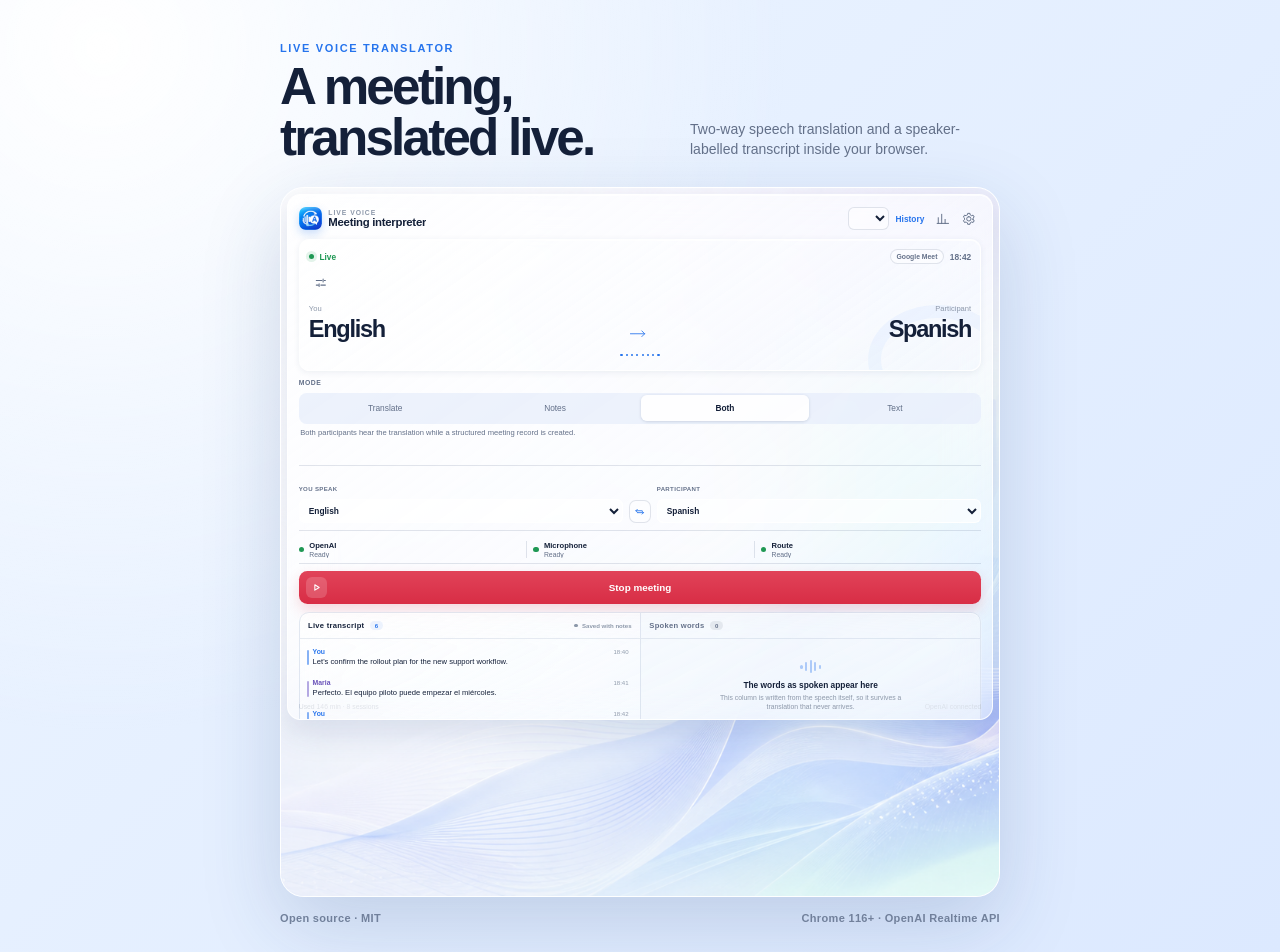
<file: showcase/index.html>
<!doctype html>
<html lang="en">
<head>
  <meta charset="utf-8">
  <meta name="viewport" content="width=device-width,initial-scale=1">
  <title>Live Voice Translator showcase</title>
  <link rel="stylesheet" href="showcase.css">
</head>
<body>
  <header class="showcase-header">
    <div><span>LIVE VOICE TRANSLATOR</span><h1 id="showcase-title">A meeting, translated live.</h1></div>
    <p id="showcase-copy">Two-way speech translation and a speaker-labelled transcript inside your browser.</p>
  </header>
  <main><iframe id="product-frame" title="Live Voice Translator product preview"></iframe></main>
  <footer><span>Open source · MIT</span><span>Chrome 116+ · OpenAI Realtime API</span></footer>
  <script type="module" src="showcase.js"></script>
</body>
</html>
</file>
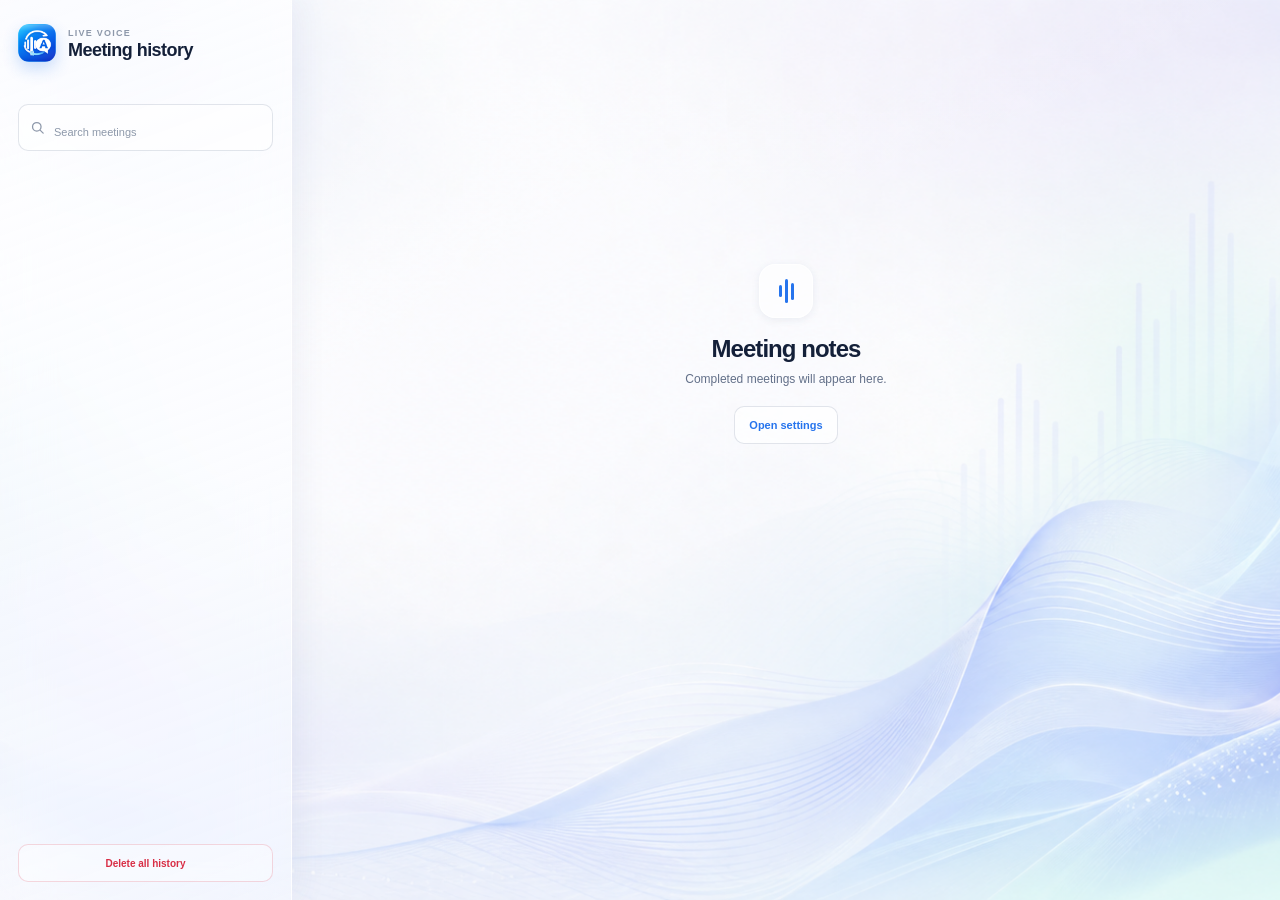
<file: src/history.html>
<!doctype html>
<html lang="en">
<head>
  <meta charset="utf-8">
  <meta name="viewport" content="width=device-width,initial-scale=1">
  <title>Live Voice Translator</title>
  <link rel="stylesheet" href="ui.css">
  <link rel="stylesheet" href="history.css">
  <link rel="stylesheet" href="release.css">
</head>
<body class="history-shell">
  <main class="history-layout">
    <aside>
      <div class="brand-row"><img class="brand-mark" src="../assets/icon-128.png" alt="" aria-hidden="true"><div><small>LIVE VOICE</small><strong data-i18n="historyTitle">Meeting history</strong></div></div>
      <div class="history-toolbar"><label class="history-search"><svg viewBox="0 0 24 24" aria-hidden="true"><circle cx="11" cy="11" r="6"/><path d="m16 16 4 4"/></svg><input id="history-search" type="search" data-i18n-placeholder="searchMeetings" placeholder="Search meetings"></label><span id="history-count"></span></div>
      <div class="history-list" id="history-list"></div>
      <button class="danger-button" id="clear-history" data-i18n="deleteAll">Delete all history</button>
    </aside>
    <article id="meeting-view"><div class="empty-state"><div class="empty-icon" aria-hidden="true"><span></span><span></span><span></span></div><h1 data-i18n="noMeetings">Meeting notes</h1><p data-i18n="noMeetingsCopy">Completed meetings will appear here.</p><button id="open-settings-from-history" data-i18n="openSettings">Open settings</button></div></article>
  </main>
  <script type="module" src="history.js"></script>
</body>
</html>
</file>
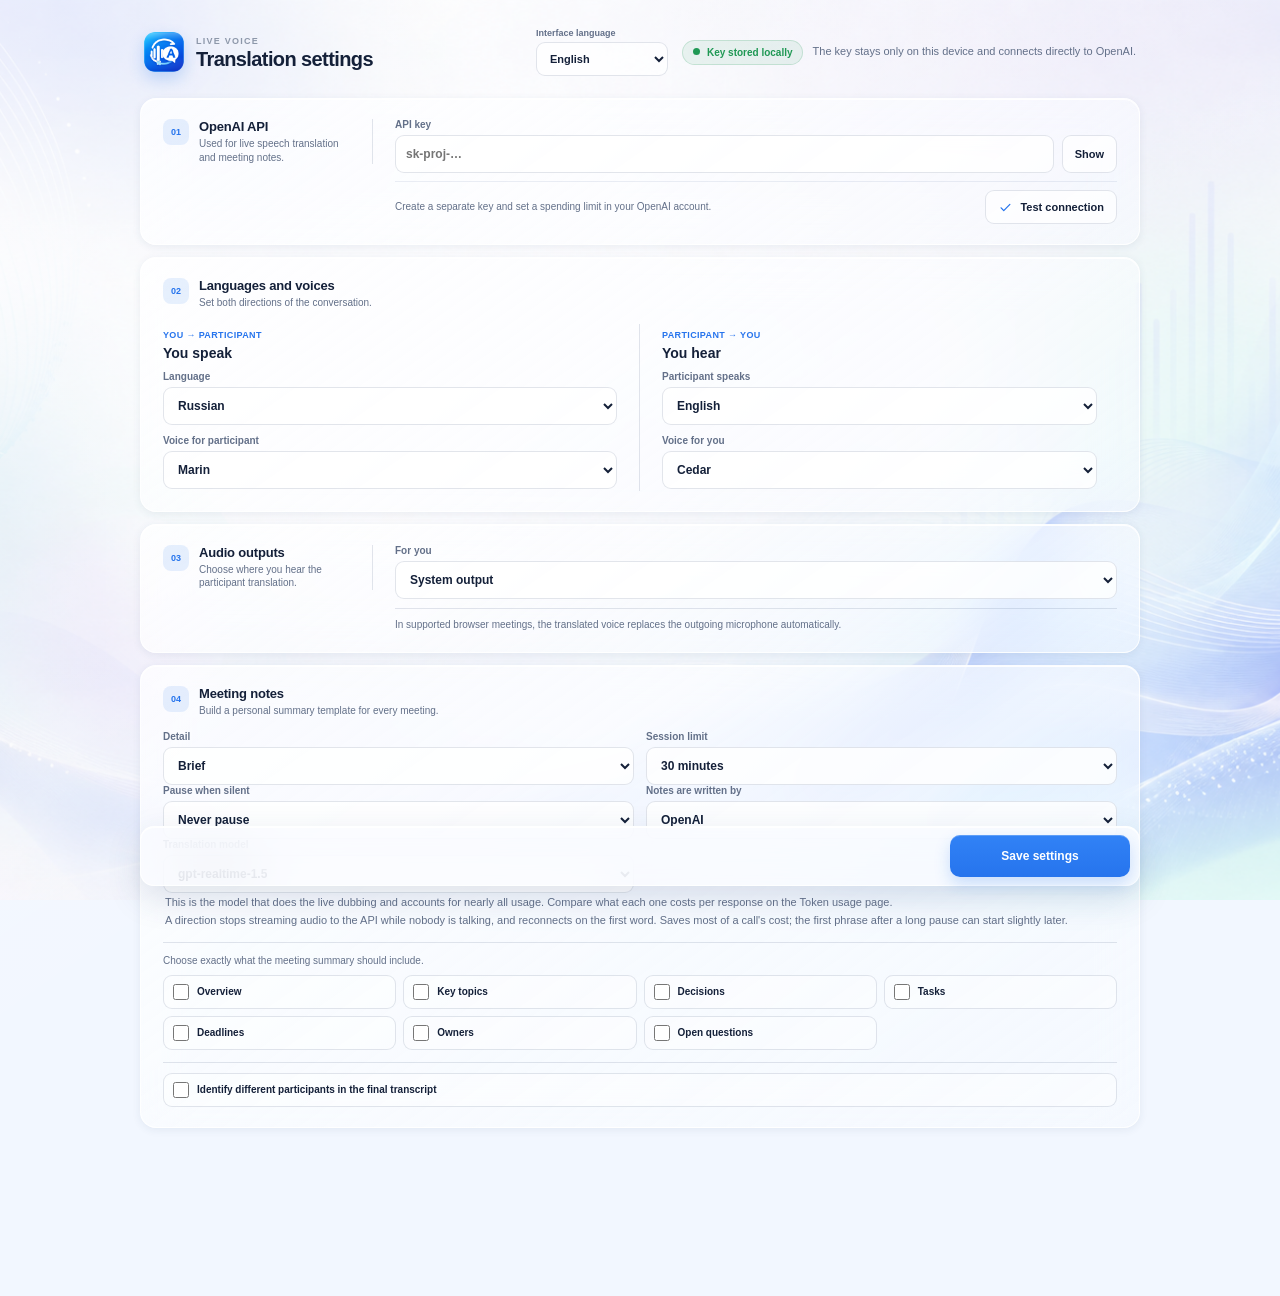
<file: src/options.html>
<!doctype html>
<html lang="en">
<head>
  <meta charset="utf-8">
  <meta name="viewport" content="width=device-width,initial-scale=1">
  <title>Live Voice Translator</title>
  <link rel="stylesheet" href="ui.css">
  <link rel="stylesheet" href="modes.css">
  <link rel="stylesheet" href="release.css">
  <link rel="stylesheet" href="options-enhancements.css">
</head>
<body class="options-shell">
  <main class="settings">
    <header>
      <div class="brand-row"><img class="brand-mark" src="../assets/icon-128.png" alt="" aria-hidden="true"><div><small>LIVE VOICE</small><strong data-i18n="settingsTitle">Translation settings</strong></div></div>
      <div class="settings-header-actions">
        <label class="header-language-picker"><span data-i18n="interfaceLanguage">Interface language</span><select id="interface-language"><option value="en">English</option><option value="ru">Русский</option><option value="es">Español</option><option value="de">Deutsch</option><option value="fr">Français</option><option value="pt-BR">Português (Brasil)</option></select></label>
        <div class="settings-header-meta"><span class="secure-badge" data-i18n="localKey">Key stored locally</span><p data-i18n="keyPrivacy">The key stays only on this device and connects directly to OpenAI.</p></div>
      </div>
    </header>
    <form id="settings-form" class="compact-settings-form">
      <section class="api-section">
        <div class="section-heading"><span class="section-number">01</span><div><h2 data-i18n="api">OpenAI API</h2><p data-i18n="apiSectionHelp">Used for live speech translation and meeting notes.</p></div></div>
        <label><span data-i18n="apiKey">API key</span><div class="input-row"><input id="api-key" type="password" autocomplete="off" placeholder="sk-proj-…"><button type="button" class="secondary-button" id="reveal-key" data-i18n="show">Show</button></div></label>
        <div class="api-meta-row">
          <p class="help" data-i18n="apiHelp">Create a separate key and set a spending limit in your OpenAI account.</p>
          <div class="api-test-control"><span id="api-test-status" aria-live="polite"></span><button type="button" class="secondary-button api-test-button" id="test-key"><svg viewBox="0 0 24 24" aria-hidden="true"><path d="M5 12.5 9.2 17 19 7"/></svg><span data-i18n="testConnection">Test connection</span></button></div>
        </div>
      </section>
      <section class="two-column voice-section">
        <div class="section-heading full-span"><span class="section-number">02</span><div><h2 data-i18n="languagesAndVoices">Languages and voices</h2><p data-i18n="languagesAndVoicesHelp">Set both directions of the conversation.</p></div></div>
        <div class="voice-column"><span class="direction-label" data-i18n="toParticipant">You → participant</span><h3 data-i18n="youSpeak">You speak</h3><label><span data-i18n="language">Language</span><select id="source-language"><option value="Russian" data-i18n="languageRussian">Russian</option><option value="English" data-i18n="languageEnglish">English</option><option value="Spanish" data-i18n="languageSpanish">Spanish</option><option value="German" data-i18n="languageGerman">German</option><option value="French" data-i18n="languageFrench">French</option><option value="Brazilian Portuguese" data-i18n="languagePortuguese">Brazilian Portuguese</option></select></label><label><span data-i18n="voiceForParticipant">Voice for participant</span><select id="outgoing-voice"><option value="marin">Marin</option><option value="cedar">Cedar</option><option value="alloy">Alloy</option><option value="verse">Verse</option></select></label></div>
        <div class="voice-column"><span class="direction-label" data-i18n="toYou">Participant → you</span><h3 data-i18n="youHear">You hear</h3><label><span data-i18n="participantLanguage">Participant speaks</span><select id="target-language"><option value="English" data-i18n="languageEnglish">English</option><option value="Russian" data-i18n="languageRussian">Russian</option><option value="Spanish" data-i18n="languageSpanish">Spanish</option><option value="German" data-i18n="languageGerman">German</option><option value="French" data-i18n="languageFrench">French</option><option value="Brazilian Portuguese" data-i18n="languagePortuguese">Brazilian Portuguese</option></select></label><label><span data-i18n="voiceForYou">Voice for you</span><select id="incoming-voice"><option value="cedar">Cedar</option><option value="marin">Marin</option><option value="alloy">Alloy</option><option value="verse">Verse</option></select></label></div>
      </section>
      <section class="audio-section">
        <div class="section-heading"><span class="section-number">03</span><div><h2 data-i18n="audioOutputs">Audio outputs</h2><p data-i18n="audioSectionHelp">Choose where you hear the participant translation.</p></div></div>
        <label hidden><span data-i18n="outputParticipant">To meeting</span><select id="outgoing-device"><option value="default" data-i18n="systemOutput">System output</option></select></label>
        <label><span data-i18n="outputYou">For you</span><select id="incoming-device"><option value="default" data-i18n="systemOutput">System output</option></select></label>
        <label hidden><span data-i18n="monitor">Monitor your translated voice</span><select id="monitor-level"><option value="off" data-i18n="noMonitor">Do not monitor</option><option value="quiet" data-i18n="quietMonitor">Quietly, for checking</option><option value="full" data-i18n="fullMonitor">Full volume</option></select></label>
        <p class="help" data-i18n="virtualCableHelp">In supported browser meetings, the translated voice replaces the outgoing microphone automatically.</p>
      </section>
      <section class="notes-section">
        <div class="section-heading"><span class="section-number">04</span><div><h2 data-i18n="notesTitle">Meeting notes</h2><p data-i18n="notesSectionHelp">Build a personal summary template for every meeting.</p></div></div>
        <div class="notes-controls">
          <label><span data-i18n="detail">Detail</span><select id="summary-detail"><option value="brief" data-i18n="brief">Brief</option><option value="standard" data-i18n="standard">Standard</option><option value="detailed" data-i18n="detailed">Detailed</option></select></label>
          <label><span data-i18n="sessionLimit">Session limit</span><select id="max-session-minutes"><option value="30" data-i18n="minutes30">30 minutes</option><option value="60" data-i18n="hour1">1 hour</option><option value="90" data-i18n="hour90">1 hour 30 minutes</option><option value="120" data-i18n="hours2">2 hours</option><option value="180" data-i18n="hours3">3 hours</option></select></label>
        </div>
        <div class="notes-controls">
          <label><span data-i18n="autoPause">Pause when silent</span><select id="auto-pause-seconds"><option value="0" data-i18n="autoPauseOff">Never pause</option><option value="3">3 s</option><option value="5">5 s</option><option value="10">10 s</option><option value="20">20 s</option><option value="45">45 s</option></select></label>
          <label><span data-i18n="summaryProvider">Notes are written by</span><select id="summary-provider"><option value="openai" data-i18n="providerOpenAI">OpenAI</option><option value="ollama" data-i18n="providerOllama">Ollama (local)</option></select></label>
        </div>
        <div class="notes-controls">
          <label><span data-i18n="realtimeModel">Translation model</span><select id="realtime-model"><option value="gpt-realtime-1.5">gpt-realtime-1.5</option><option value="gpt-realtime-2">gpt-realtime-2</option><option value="gpt-realtime-2.1">gpt-realtime-2.1</option><option value="gpt-realtime-2.1-mini">gpt-realtime-2.1-mini</option><option value="gpt-realtime-mini">gpt-realtime-mini</option><option value="gpt-realtime-translate">gpt-realtime-translate</option></select></label>
        </div>
        <p class="field-help" data-i18n="realtimeModelHelp">This is the model that does the live dubbing and accounts for nearly all usage. Compare what each one costs per response on the Token usage page.</p>
        <p class="field-help" data-i18n="autoPauseHelp">A direction stops streaming audio to the API while nobody is talking, and reconnects on the first word. Saves most of a call's cost; the first phrase after a long pause can start slightly later.</p>
        <div class="notes-controls" id="ollama-fields" hidden>
          <label><span data-i18n="ollamaUrl">Ollama address</span><input id="ollama-url" type="url" placeholder="http://localhost:11434" spellcheck="false"></label>
          <label><span data-i18n="ollamaModel">Local model</span><input id="ollama-model" type="text" list="ollama-models" placeholder="llama3.1" spellcheck="false"><datalist id="ollama-models"></datalist></label>
        </div>
        <div class="api-test-control" id="ollama-test-row" hidden>
          <button type="button" class="secondary-button api-test-button" id="test-ollama" data-i18n="testConnection">Test connection</button>
          <span id="ollama-test-status"></span>
        </div>
        <p class="field-help" id="ollama-help" data-i18n="ollamaHelp" hidden>Only the written notes run locally — live translation still needs OpenAI, because Ollama does not process audio. Start Ollama with OLLAMA_ORIGINS set to chrome-extension://* so it accepts requests from this extension.</p>
        <div class="summary-options" role="group" data-i18n-aria="summarySections" aria-label="Summary sections">
          <p data-i18n="summarySectionsHelp">Choose exactly what the meeting summary should include.</p>
          <label class="check-row"><input id="summary-overview" type="checkbox"><span data-i18n="summaryOverview">Overview</span></label>
          <label class="check-row"><input id="summary-topics" type="checkbox"><span data-i18n="summaryTopics">Key topics</span></label>
          <label class="check-row"><input id="summary-decisions" type="checkbox"><span data-i18n="summaryDecisions">Decisions</span></label>
          <label class="check-row"><input id="summary-tasks" type="checkbox"><span data-i18n="summaryTasks">Tasks</span></label>
          <label class="check-row"><input id="summary-deadlines" type="checkbox"><span data-i18n="summaryDeadlines">Deadlines</span></label>
          <label class="check-row"><input id="summary-owners" type="checkbox"><span data-i18n="summaryOwners">Owners</span></label>
          <label class="check-row"><input id="summary-questions" type="checkbox"><span data-i18n="summaryQuestions">Open questions</span></label>
        </div>
        <label class="check-row"><input id="speaker-diarization" type="checkbox"><span data-i18n="speakerDiarization">Identify different participants in the final transcript</span></label>
      </section>
      <div class="form-actions"><span id="save-status" role="status" aria-live="polite"></span><button class="primary-button" type="submit" data-i18n="save">Save settings</button></div>
    </form>
  </main>
  <script type="module" src="options.js"></script>
</body>
</html>
</file>
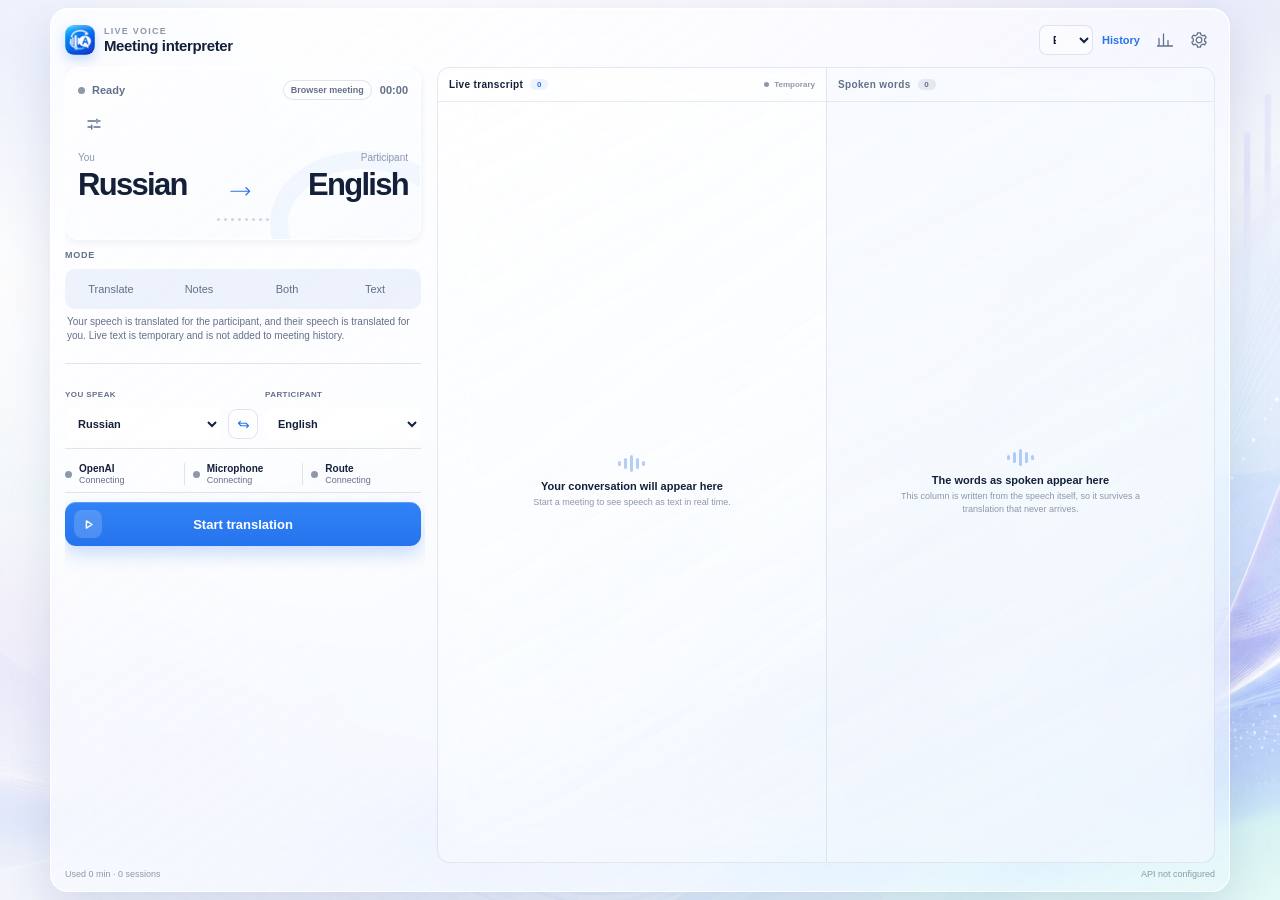
<file: src/popup.html>
<!doctype html>
<html lang="en">
<head>
  <meta charset="utf-8">
  <meta name="viewport" content="width=device-width,initial-scale=1">
  <title>Live Voice Translator</title>
  <link rel="stylesheet" href="ui.css">
  <link rel="stylesheet" href="modes.css">
  <link rel="stylesheet" href="release.css">
</head>
<body class="panel-shell compact-panel">
  <main class="control-panel">
    <header class="mac-toolbar">
      <div class="app-identity"><img class="app-icon" src="../assets/icon-128.png" alt="" aria-hidden="true"><div><small>LIVE VOICE</small><strong data-i18n="session">Meeting interpreter</strong></div></div>
      <div class="toolbar-actions">
        <select id="interface-language" class="interface-language" aria-label="Interface language" data-i18n-aria="interfaceLanguage"><option value="en">EN</option><option value="ru">RU</option><option value="es">ES</option><option value="de">DE</option><option value="fr">FR</option><option value="pt-BR">PT-BR</option></select>
        <button class="toolbar-text-button" id="open-history" data-i18n="history">History</button>
        <button class="toolbar-button" id="open-usage" aria-label="Token usage" data-i18n-title="tokenUsage" data-i18n-aria="tokenUsage"><svg viewBox="0 0 24 24" aria-hidden="true"><path d="M4 20V10M10 20V4M16 20v-7M22 20H2"/></svg></button>
        <button class="toolbar-button" id="open-settings" aria-label="Settings" data-i18n-title="settings" data-i18n-aria="settings"><svg viewBox="0 0 24 24" aria-hidden="true"><path d="M12 8.2a3.8 3.8 0 1 0 0 7.6 3.8 3.8 0 0 0 0-7.6Z"/><path d="M19.4 13.5a7.8 7.8 0 0 0 0-3l2-1.6-2-3.4-2.5 1a8 8 0 0 0-2.6-1.5L14 2.4h-4L9.6 5a8 8 0 0 0-2.6 1.5l-2.5-1-2 3.4 2 1.6a7.8 7.8 0 0 0 0 3l-2 1.6 2 3.4 2.5-1A8 8 0 0 0 9.6 19l.4 2.6h4l.4-2.6a8 8 0 0 0 2.6-1.5l2.5 1 2-3.4-2.1-1.6Z"/></svg></button>
      </div>
    </header>

    <div class="panel-body">
    <div class="panel-controls">
    <section class="setup-banner" id="setup-banner" hidden><div><strong data-i18n="configureOpenAI">Connect OpenAI</strong><p id="setup-copy" data-i18n="setupCopy">Add an API key to start translating.</p></div><button id="setup-action" data-i18n="configure">Set up</button></section>

    <section class="session-surface" aria-live="polite">
      <div class="session-meta"><span class="phase-pill"><i></i><span id="status-label" data-i18n="ready">Ready</span></span><span class="capture-context" id="capture-context">Browser meeting</span><time id="session-timer" datetime="PT0S">00:00</time><button class="toolbar-button audio-button" id="open-audio" data-i18n-title="audioControls" data-i18n-aria="audioControls" aria-label="Audio controls" aria-haspopup="dialog"><svg viewBox="0 0 24 24" aria-hidden="true"><path d="M4 8h10M18 8h2M4 16h4M12 16h8"/><path d="M16 5.5v5M9 13.5v5"/></svg></button></div>
      <div class="language-route"><div><span data-i18n="you">You</span><strong id="source-label">Russian</strong></div><svg viewBox="0 0 40 20" aria-hidden="true"><path d="M3 10h30m-6-6 6 6-6 6"/></svg><div class="align-right"><span data-i18n="participant">Participant</span><strong id="target-label">English</strong></div></div>
      <div class="pipeline" id="pipeline" aria-live="polite" hidden>
        <div class="pipeline-row"><span class="pipeline-side" data-i18n="toParticipant">You → participant</span><span class="pipeline-stage" id="pipeline-outgoing"><i></i><span>—</span></span></div>
        <div class="pipeline-row"><span class="pipeline-side" data-i18n="toYou">Participant → you</span><span class="pipeline-stage" id="pipeline-incoming"><i></i><span>—</span></span></div>
      </div>
      <div class="audio-visual" aria-hidden="true"><span></span><span></span><span></span><span></span><span></span><span></span><span></span><span></span></div>
    </section>

    <section class="control-section mode-section">
      <div class="section-label"><span data-i18n="mode">Mode</span></div>
      <nav class="mac-segmented" aria-label="Mode" data-i18n-aria="mode"><button data-mode="translation" data-i18n="translation">Translate</button><button data-mode="notes" data-i18n="notes">Notes</button><button data-mode="both" data-i18n="both">Both</button><button data-mode="transcript" data-i18n="transcript">Text</button></nav>
      <p class="mode-help" id="mode-help">Your speech is translated for the participant, and their speech is translated for you. Live text is temporary and is not added to meeting history.</p>
    </section>

    <section class="quick-settings" aria-label="Meeting settings" data-i18n-aria="settingsTitle">
      <div class="quick-setting"><label for="source-language" data-i18n="youSpeak">You speak</label><select id="source-language"><option value="Russian" data-i18n="languageRussian">Russian</option><option value="English" data-i18n="languageEnglish">English</option><option value="Spanish" data-i18n="languageSpanish">Spanish</option><option value="German" data-i18n="languageGerman">German</option><option value="French" data-i18n="languageFrench">French</option><option value="Brazilian Portuguese" data-i18n="languagePortuguese">Brazilian Portuguese</option></select></div>
      <button class="swap-languages" id="swap-languages" type="button" aria-label="Swap languages" data-i18n-aria="swapLanguages" title="Swap languages" data-i18n-title="swapLanguages"><svg viewBox="0 0 24 24" aria-hidden="true"><path d="m7 7-3 3 3 3M4 10h13M17 17l3-3-3-3M20 14H7"/></svg></button>
      <div class="quick-setting"><label for="target-language" data-i18n="participantLanguage">Participant</label><select id="target-language"><option value="English" data-i18n="languageEnglish">English</option><option value="Russian" data-i18n="languageRussian">Russian</option><option value="Spanish" data-i18n="languageSpanish">Spanish</option><option value="German" data-i18n="languageGerman">German</option><option value="French" data-i18n="languageFrench">French</option><option value="Brazilian Portuguese" data-i18n="languagePortuguese">Brazilian Portuguese</option></select></div>
      <div class="quick-setting" hidden><label for="outgoing-device" data-i18n="outputParticipant">To meeting</label><select id="outgoing-device"><option value="default" data-i18n="systemOutput">System output</option></select></div>
    </section>

    <section class="preflight" aria-label="System readiness" data-i18n-aria="settingsTitle"><div data-check="api"><i></i><span>OpenAI</span><small data-i18n="connecting">Connecting</small></div><div data-check="microphone"><i></i><span data-i18n="microphone">Microphone</span><small data-i18n="connecting">Connecting</small></div><div data-check="route"><i></i><span data-i18n="route">Route</span><small data-i18n="connecting">Connecting</small></div></section>
    <div class="notice" id="recording-notice" hidden><p data-i18n="notice">To translate or transcribe, meeting audio is sent securely to OpenAI. History stays local.</p><button id="accept-notice" data-i18n="understood">Got it</button></div>
    <div class="error-callout" id="error" role="alert" hidden><svg viewBox="0 0 24 24" aria-hidden="true"><path d="M12 8v5m0 3.5v.1M10.3 3.6 2.5 17.1A2 2 0 0 0 4.2 20h15.6a2 2 0 0 0 1.7-2.9L13.7 3.6a2 2 0 0 0-3.4 0Z"/></svg><span id="error-copy"></span><button id="error-settings" data-i18n="fix">Fix</button></div>
    <button class="session-button" id="toggle"><span class="button-symbol"><svg viewBox="0 0 24 24"><path d="m9 7 8 5-8 5V7Z"/></svg></span><span id="toggle-label">Start translation</span><span class="button-progress" aria-hidden="true"></span></button>
    </div>
    <div class="modal" id="audio-modal" role="dialog" aria-modal="true" data-i18n-aria="audioControls" aria-label="Audio controls" hidden>
      <div class="modal-card">
        <header class="modal-header">
          <strong data-i18n="audioControls">Audio controls</strong>
          <button type="button" class="toolbar-button" id="close-audio" data-i18n-aria="close" aria-label="Close"><svg viewBox="0 0 24 24" aria-hidden="true"><path d="m6 6 12 12M18 6 6 18"/></svg></button>
        </header>
        <div class="modal-body">
          <div class="quick-setting"><label for="incoming-device" data-i18n="outputYou">For you</label><select id="incoming-device"><option value="default" data-i18n="systemOutput">System output</option></select></div>
    <div class="session-controls" id="session-controls" role="group" aria-label="Session controls" data-i18n-aria="sessionControls">
      <div class="mute-row" id="mute-row-outgoing">
        <span class="mute-row-label" data-i18n="toParticipant">You → participant</span>
        <div class="mute-buttons" id="mute-buttons-outgoing">
          <button type="button" class="mute-button" id="mute-outgoing-interpreter" aria-pressed="false"><svg viewBox="0 0 24 24" aria-hidden="true"><path d="M12 3.4a4 4 0 0 0-4 4v3.8a4 4 0 0 0 8 0V7.4a4 4 0 0 0-4-4Z"/><path d="M4.6 12.4a7.4 7.4 0 0 0 14.8 0"/><path class="mute-slash" d="M4 4l16 16"/></svg><span data-i18n="interpreter">Interpreter</span></button>
          <button type="button" class="mute-button" id="mute-outgoing-translation" aria-pressed="false"><svg viewBox="0 0 24 24" aria-hidden="true"><path d="M4 6.5h7M7.5 5v1.5M9.2 6.5c0 3.4-2 5.8-5.2 7M6 10.2c.9 1.9 2.4 3.2 4.6 3.9"/><path d="m12.4 19 3.6-8.4 3.6 8.4M13.8 15.9h4.4"/><path class="mute-slash" d="M4 4l16 16"/></svg><span data-i18n="translation">Translate</span></button>
          <button type="button" class="mute-button add-button" id="add-outgoing-original" aria-pressed="false"><svg viewBox="0 0 24 24" aria-hidden="true"><path d="M12 3.8a2.7 2.7 0 0 0-2.7 2.7v5a2.7 2.7 0 0 0 5.4 0v-5A2.7 2.7 0 0 0 12 3.8Z"/><path d="M5.6 11a6.4 6.4 0 0 0 12.8 0M12 17.4V20"/></svg><span data-i18n="original">Original</span></button>
          <button type="button" class="mute-button add-button" id="add-outgoing-monitor" aria-pressed="false"><svg viewBox="0 0 24 24" aria-hidden="true"><path d="M4.6 14.4v-2.6a7.4 7.4 0 0 1 14.8 0v2.6"/><path d="M4.6 13.4h2.2v5.2H5.7a1.1 1.1 0 0 1-1.1-1.1v-4.1ZM19.4 13.4h-2.2v5.2h1.1a1.1 1.1 0 0 0 1.1-1.1v-4.1Z"/></svg><span data-i18n="monitorLabel">Monitor</span></button>
          <button type="button" class="mute-button" id="mute-outgoing" aria-pressed="false"><svg viewBox="0 0 24 24" aria-hidden="true"><path d="M11 5.4 6.6 9H3.8v6h2.8L11 18.6V5.4Z"/><path d="M15.4 9.4a3.7 3.7 0 0 1 0 5.2M18.2 6.6a7.6 7.6 0 0 1 0 10.8"/><path class="mute-slash" d="M4 4l16 16"/></svg><span data-i18n="muteAll">Mute</span></button>
        </div>
        <div class="gain-row">
          <label for="outgoing-gain" data-i18n="interpreterHears">Interpreter hears</label>
          <input type="range" id="outgoing-gain" min="0.1" max="8" step="0.1" value="1" data-i18n-title="gainOutgoingHint" data-i18n-aria="gainOutgoingHint">
          <output id="outgoing-gain-value" for="outgoing-gain">1.0×</output>
        </div>
        <div class="gain-row">
          <label for="outgoing-voice" data-i18n="participantHears">Participant hears</label>
          <input type="range" id="outgoing-voice" min="0" max="4" step="0.1" value="1" data-i18n-title="voiceGainOutgoingHint" data-i18n-aria="voiceGainOutgoingHint">
          <output id="outgoing-voice-value" for="outgoing-voice">1.0×</output>
        </div>
        <details class="tuning">
          <summary data-i18n="fineTuning">Fine tuning</summary>
          <div class="gain-row">
            <label for="outgoing-low-cut" data-i18n="lowCut">Low cut</label>
            <input type="range" id="outgoing-low-cut" min="0" max="300" step="10" value="0" data-i18n-title="lowCutHint" data-i18n-aria="lowCutHint">
            <output id="outgoing-low-cut-value" for="outgoing-low-cut">Off</output>
          </div>
          <div class="gain-row">
            <label for="outgoing-clarity" data-i18n="clarity">Clarity</label>
            <input type="range" id="outgoing-clarity" min="0" max="12" step="0.5" value="0" data-i18n-title="clarityHint" data-i18n-aria="clarityHint">
            <output id="outgoing-clarity-value" for="outgoing-clarity">Off</output>
          </div>
          <div class="gain-row">
            <label for="outgoing-high-cut" data-i18n="highCut">High cut</label>
            <input type="range" id="outgoing-high-cut" min="3000" max="20000" step="500" value="20000" data-i18n-title="highCutHint" data-i18n-aria="highCutHint">
            <output id="outgoing-high-cut-value" for="outgoing-high-cut">Off</output>
          </div>
          <div class="gain-row">
            <label for="outgoing-pause" data-i18n="pauseTolerance">Pause</label>
            <input type="range" id="outgoing-pause" min="0" max="3000" step="100" value="0" data-i18n-title="pauseToleranceHint" data-i18n-aria="pauseToleranceHint">
            <output id="outgoing-pause-value" for="outgoing-pause">Auto</output>
          </div>
        </details>
      </div>
      <div class="mute-row" id="mute-row-incoming">
        <span class="mute-row-label" data-i18n="toYou">Participant → you</span>
        <div class="mute-buttons">
          <button type="button" class="mute-button" id="mute-incoming-interpreter" aria-pressed="false"><svg viewBox="0 0 24 24" aria-hidden="true"><path d="M12 3.4a4 4 0 0 0-4 4v3.8a4 4 0 0 0 8 0V7.4a4 4 0 0 0-4-4Z"/><path d="M4.6 12.4a7.4 7.4 0 0 0 14.8 0"/><path class="mute-slash" d="M4 4l16 16"/></svg><span data-i18n="interpreter">Interpreter</span></button>
          <button type="button" class="mute-button" id="mute-incoming-translation" aria-pressed="false"><svg viewBox="0 0 24 24" aria-hidden="true"><path d="M4 6.5h7M7.5 5v1.5M9.2 6.5c0 3.4-2 5.8-5.2 7M6 10.2c.9 1.9 2.4 3.2 4.6 3.9"/><path d="m12.4 19 3.6-8.4 3.6 8.4M13.8 15.9h4.4"/><path class="mute-slash" d="M4 4l16 16"/></svg><span data-i18n="translation">Translate</span></button>
          <button type="button" class="mute-button add-button" id="add-incoming-original" aria-pressed="false"><svg viewBox="0 0 24 24" aria-hidden="true"><path d="M11 5.4 6.6 9H3.8v6h2.8L11 18.6V5.4Z"/><path d="M15.4 9.4a3.7 3.7 0 0 1 0 5.2M18.2 6.6a7.6 7.6 0 0 1 0 10.8"/></svg><span data-i18n="original">Original</span></button>
          <button type="button" class="mute-button add-button" id="add-incoming-return" aria-pressed="false"><svg viewBox="0 0 24 24" aria-hidden="true"><path d="M9 5.5 4.5 10 9 14.5"/><path d="M4.5 10h9.8a5.2 5.2 0 0 1 0 10.4h-6"/></svg><span data-i18n="returnLabel">Send back</span></button>
          <button type="button" class="mute-button" id="mute-incoming" aria-pressed="false"><svg viewBox="0 0 24 24" aria-hidden="true"><path d="M11 5.4 6.6 9H3.8v6h2.8L11 18.6V5.4Z"/><path d="M15.4 9.4a3.7 3.7 0 0 1 0 5.2M18.2 6.6a7.6 7.6 0 0 1 0 10.8"/><path class="mute-slash" d="M4 4l16 16"/></svg><span data-i18n="muteAll">Mute</span></button>
        </div>
        <div class="gain-row">
          <label for="incoming-gain" data-i18n="interpreterHears">Interpreter hears</label>
          <input type="range" id="incoming-gain" min="0.1" max="8" step="0.1" value="1" data-i18n-title="gainIncomingHint" data-i18n-aria="gainIncomingHint">
          <output id="incoming-gain-value" for="incoming-gain">1.0×</output>
        </div>
        <div class="gain-row">
          <label for="incoming-listen" data-i18n="youHear">You hear</label>
          <input type="range" id="incoming-listen" min="0" max="1" step="0.05" value="1" data-i18n-title="listenIncomingHint" data-i18n-aria="listenIncomingHint">
          <output id="incoming-listen-value" for="incoming-listen">100%</output>
        </div>
        <details class="tuning">
          <summary data-i18n="fineTuning">Fine tuning</summary>
          <div class="gain-row">
            <label for="incoming-low-cut" data-i18n="lowCut">Low cut</label>
            <input type="range" id="incoming-low-cut" min="0" max="300" step="10" value="0" data-i18n-title="lowCutHint" data-i18n-aria="lowCutHint">
            <output id="incoming-low-cut-value" for="incoming-low-cut">Off</output>
          </div>
          <div class="gain-row">
            <label for="incoming-clarity" data-i18n="clarity">Clarity</label>
            <input type="range" id="incoming-clarity" min="0" max="12" step="0.5" value="0" data-i18n-title="clarityHint" data-i18n-aria="clarityHint">
            <output id="incoming-clarity-value" for="incoming-clarity">Off</output>
          </div>
          <div class="gain-row">
            <label for="incoming-high-cut" data-i18n="highCut">High cut</label>
            <input type="range" id="incoming-high-cut" min="3000" max="20000" step="500" value="20000" data-i18n-title="highCutHint" data-i18n-aria="highCutHint">
            <output id="incoming-high-cut-value" for="incoming-high-cut">Off</output>
          </div>
          <div class="gain-row">
            <label for="incoming-pause" data-i18n="pauseTolerance">Pause</label>
            <input type="range" id="incoming-pause" min="0" max="3000" step="100" value="0" data-i18n-title="pauseToleranceHint" data-i18n-aria="pauseToleranceHint">
            <output id="incoming-pause-value" for="incoming-pause">Auto</output>
          </div>
        </details>
      </div>
    </div>
        </div>
      </div>
    </div>
    <section class="live-transcript" id="live-transcript" aria-label="Live transcript" data-i18n-aria="liveTranscript">
      <div class="transcript-column">
        <header class="transcript-toolbar">
          <div><strong data-i18n="liveTranscript">Live transcript</strong><span id="transcript-count">0</span></div>
          <span class="transcript-policy" id="transcript-policy" data-i18n="transcriptTemporary">Temporary</span>
        </header>
        <div class="transcript-feed" id="transcript-feed" aria-live="polite" aria-relevant="additions text">
          <div class="transcript-empty" id="transcript-empty">
            <span class="transcript-empty-icon" aria-hidden="true"><i></i><i></i><i></i><i></i><i></i></span>
            <strong data-i18n="transcriptWaitingTitle">Your conversation will appear here</strong>
            <p data-i18n="transcriptWaitingCopy">Start a meeting to see speech as text in real time.</p>
          </div>
        </div>
      </div>
      <div class="transcript-column is-source-column" id="source-column">
        <header class="transcript-toolbar">
          <div><strong data-i18n="spokenTranscript">Spoken words</strong><span id="source-count">0</span></div>
        </header>
        <div class="transcript-feed" id="source-feed" aria-live="polite" aria-relevant="additions text">
          <div class="transcript-empty" id="source-empty">
            <span class="transcript-empty-icon" aria-hidden="true"><i></i><i></i><i></i><i></i><i></i></span>
            <strong data-i18n="spokenWaitingTitle">The words as spoken appear here</strong>
            <p data-i18n="spokenWaitingCopy">This column is written from the speech itself, so it survives a translation that never arrives.</p>
          </div>
        </div>
      </div>
    </section>
    </div>
    <footer class="panel-footer"><span id="usage-label">Used 0 min · 0 sessions</span><span id="key-status">API not configured</span></footer>
  </main>
  <script type="module" src="popup.js"></script>
</body>
</html>
</file>
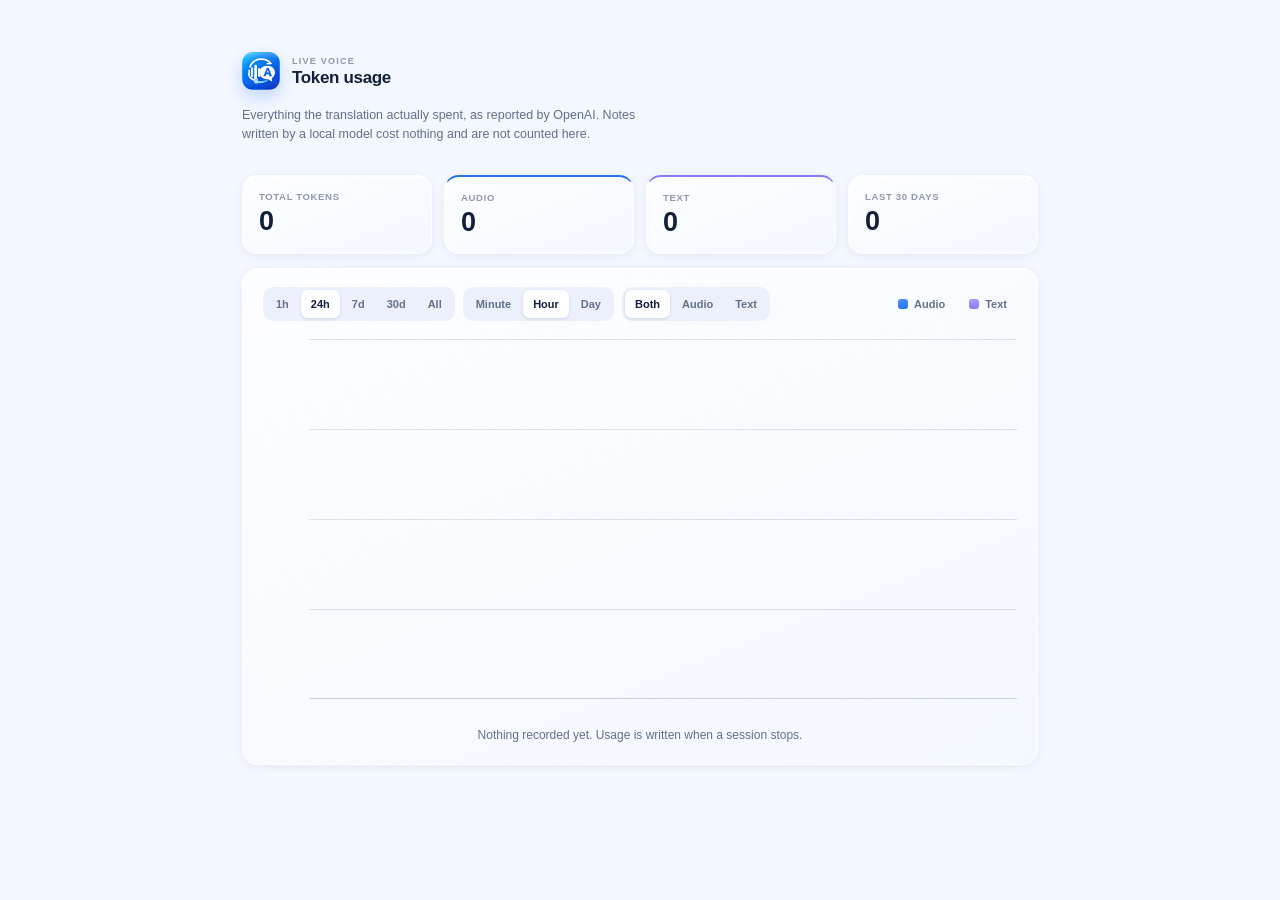
<file: src/usage.html>
<!doctype html>
<html lang="en">
<head>
  <meta charset="utf-8">
  <meta name="viewport" content="width=device-width,initial-scale=1">
  <title>Live Voice Translator</title>
  <link rel="stylesheet" href="ui.css">
  <link rel="stylesheet" href="history.css">
  <link rel="stylesheet" href="release.css">
  <link rel="stylesheet" href="usage.css">
</head>
<body class="usage-shell">
  <main class="usage-layout">
    <header class="usage-head">
      <div class="brand-row"><img class="brand-mark" src="../assets/icon-128.png" alt="" aria-hidden="true"><div><small>LIVE VOICE</small><strong data-i18n="tokenUsage">Token usage</strong></div></div>
      <p data-i18n="usageHelp">Everything the translation actually spent, as reported by OpenAI. Notes written by a local model cost nothing and are not counted here.</p>
    </header>

    <section class="usage-totals" id="usage-totals">
      <div class="usage-card"><small data-i18n="totalTokens">Total tokens</small><strong id="total-tokens">0</strong><span id="total-window"></span></div>
      <div class="usage-card"><small data-i18n="audioTokens">Audio</small><strong id="audio-tokens">0</strong><span id="audio-share"></span></div>
      <div class="usage-card"><small data-i18n="textTokens">Text</small><strong id="text-tokens">0</strong><span id="text-share"></span></div>
      <div class="usage-card"><small data-i18n="used30">Last 30 days</small><strong id="recent-tokens">0</strong><span id="recent-average"></span></div>
    </section>

    <section class="usage-graph-card">
      <div class="usage-controls">
        <div class="usage-segment" role="group" aria-label="Range" data-i18n-aria="range" id="range-group">
          <button type="button" data-range="60" data-i18n="range1h">1h</button>
          <button type="button" data-range="1440" class="active" data-i18n="range24h">24h</button>
          <button type="button" data-range="10080" data-i18n="range7d">7d</button>
          <button type="button" data-range="43200" data-i18n="range30d">30d</button>
          <button type="button" data-range="0" data-i18n="rangeAll">All</button>
        </div>
        <div class="usage-segment" role="group" aria-label="Scale" data-i18n-aria="scaleLabel" id="scale-group">
          <button type="button" data-bucket="1" data-i18n="perMinute">Minute</button>
          <button type="button" data-bucket="60" class="active" data-i18n="perHour">Hour</button>
          <button type="button" data-bucket="1440" data-i18n="perDayShort">Day</button>
        </div>
        <div class="usage-segment" role="group" aria-label="Series" data-i18n-aria="seriesLabel" id="series-group">
          <button type="button" data-series="all" class="active" data-i18n="bothSeries">Both</button>
          <button type="button" data-series="audio" data-i18n="audioTokens">Audio</button>
          <button type="button" data-series="text" data-i18n="textTokens">Text</button>
        </div>
        <p class="usage-legend" id="usage-legend">
          <button type="button" class="usage-legend-item" data-series="audio" data-i18n-title="isolateSeries"><span class="usage-key usage-key-audio"></span><span data-i18n="audioTokens">Audio</span></button>
          <button type="button" class="usage-legend-item" data-series="text" data-i18n-title="isolateSeries"><span class="usage-key usage-key-text"></span><span data-i18n="textTokens">Text</span></button>
        </p>
      </div>

      <div class="usage-plot" id="usage-plot">
        <div class="usage-scale" id="usage-scale"></div>
        <div class="usage-grid" aria-hidden="true"><i></i><i></i><i></i><i></i><i></i></div>
        <div class="usage-chart" id="usage-chart" role="img" aria-label="Token usage chart"></div>
        <div class="usage-tooltip" id="usage-tooltip" hidden></div>
      </div>
      <div class="usage-axis" id="usage-axis"></div>
      <p class="usage-empty" id="usage-empty" data-i18n="noUsageYet">Nothing recorded yet. Usage is written when a session stops.</p>
    </section>

    <section class="usage-graph-card usage-models" id="usage-models" hidden>
      <header><strong data-i18n="byModel">By model</strong><span data-i18n="byModelHelp">Average cost of one translated response</span></header>
      <table class="usage-model-table">
        <thead><tr><th data-i18n="modelName">Model</th><th data-i18n="responses">Responses</th><th data-i18n="avgPerResponse">Avg / response</th><th data-i18n="totalTokens">Total tokens</th></tr></thead>
        <tbody id="usage-model-rows"></tbody>
      </table>
    </section>
  </main>
  <script type="module" src="usage.js"></script>
</body>
</html>
</file>
<file: showcase/showcase.css>
:root { font-family: -apple-system, BlinkMacSystemFont, "SF Pro Display", "Segoe UI", sans-serif; color: #142039; background: #eaf2ff; }
* { box-sizing: border-box; }
*, *::before, *::after { animation: none !important; transition: none !important; }
body { min-height: 100vh; margin: 0; padding: 38px 48px 28px; overflow: hidden; background: radial-gradient(circle at 8% 5%, #fff 0, rgba(255,255,255,.42) 25%, transparent 46%), linear-gradient(135deg, #edf5ff, #dce9ff); }
.showcase-header { display: flex; align-items: end; justify-content: space-between; gap: 48px; max-width: 1420px; margin: 0 auto 24px; }
.showcase-header span { color: #2674ed; font-size: 11px; font-weight: 800; letter-spacing: .15em; }
.showcase-header h1 { margin: 5px 0 0; font-size: clamp(34px, 4vw, 58px); line-height: 1; letter-spacing: -.055em; }
.showcase-header p { max-width: 470px; margin: 0 0 4px; color: #637089; font-size: 16px; line-height: 1.45; }
main { width: min(1420px, 100%); height: calc(100vh - 190px); min-height: 560px; margin: auto; overflow: hidden; border: 1px solid rgba(255,255,255,.9); border-radius: 24px; background: rgba(255,255,255,.64); box-shadow: 0 28px 80px rgba(35,65,120,.18), inset 0 1px #fff; }
iframe { width: 100%; height: 100%; border: 0; background: transparent; }
footer { display: flex; justify-content: space-between; width: min(1420px, 100%); margin: 15px auto 0; color: #71809b; font-size: 11px; font-weight: 650; letter-spacing: .03em; }
body[data-view="live"] main { width: min(720px, 100%); height: calc(100vh - 190px); }
body[data-view="live"] .showcase-header { max-width: 720px; }
body[data-view="live"] .showcase-header p { max-width: 310px; font-size: 14px; }
body[data-view="live"] footer { max-width: 720px; }
@media (max-width: 800px) { body { padding: 26px 20px; } .showcase-header { display: block; } .showcase-header p { margin-top: 12px; } main { height: calc(100vh - 220px); } }
</file>
<file: src/ui.css>
:root{color-scheme:dark;--bg:#0b0d0c;--panel:#121513;--line:#282e2a;--text:#f2f6f3;--muted:#8f9a93;--accent:#6cf59b;--danger:#ff7b7b;font-family:Inter,ui-sans-serif,-apple-system,BlinkMacSystemFont,"Segoe UI",sans-serif}*{box-sizing:border-box}body{margin:0;background:var(--bg);color:var(--text)}button,input,select{font:inherit}.popup-shell{width:380px;min-height:510px}.popup{min-height:510px;padding:24px;display:flex;flex-direction:column;background:radial-gradient(circle at 50% 38%,rgba(108,245,155,.08),transparent 38%),var(--bg)}.brand-row{display:flex;align-items:center;gap:11px}.brand-row strong,.brand-row small{display:block}.brand-row strong{font-size:15px;letter-spacing:-.02em}.brand-row small{color:var(--muted);font-size:11px;margin-top:2px}.brand-mark{width:32px;height:32px;border:1px solid #344038;border-radius:50%;display:flex;align-items:center;justify-content:center;gap:2px}.brand-mark span{display:block;width:2px;border-radius:2px;background:var(--accent)}.brand-mark span:nth-child(1){height:8px}.brand-mark span:nth-child(2){height:16px}.brand-mark span:nth-child(3){height:11px}.icon-button{margin-left:auto;width:34px;height:34px;border:0;border-radius:50%;background:#181c19;color:var(--muted);cursor:pointer;transition:.2s}.icon-button:hover{color:var(--text);transform:rotate(12deg)}.status-block{margin-top:60px;text-align:center}.status-line{display:flex;justify-content:center;align-items:center;gap:8px;color:var(--muted);font-size:12px}.status-dot{width:7px;height:7px;border-radius:50%;background:#667069;box-shadow:0 0 0 4px rgba(102,112,105,.12)}h1{font-size:29px;letter-spacing:-.05em;margin:20px 0 10px}h1 i{font-style:normal;color:var(--accent);padding:0 12px}.status-block p{font-size:12px;line-height:1.5;color:var(--muted);max-width:270px;margin:0 auto}.wave{height:70px;display:flex;align-items:center;justify-content:center;gap:5px;margin:16px 0}.wave i{width:3px;height:8px;background:#424a44;border-radius:3px;transition:.3s}.is-live .wave i{background:var(--accent);animation:wave 1.05s ease-in-out infinite}.is-live .wave i:nth-child(2),.is-live .wave i:nth-child(8){animation-delay:.12s}.is-live .wave i:nth-child(3),.is-live .wave i:nth-child(7){animation-delay:.24s}.is-live .wave i:nth-child(4),.is-live .wave i:nth-child(6){animation-delay:.36s}.is-live .wave i:nth-child(5){animation-delay:.48s}.is-live .status-dot{background:var(--accent);box-shadow:0 0 0 4px rgba(108,245,155,.13),0 0 20px rgba(108,245,155,.35)}@keyframes wave{0%,100%{height:8px;opacity:.5}50%{height:42px;opacity:1}}.primary-button{border:0;border-radius:14px;background:var(--accent);color:#07110a;min-height:52px;font-weight:750;cursor:pointer;transition:transform .15s,filter .15s;display:flex;align-items:center;justify-content:center;gap:9px}.primary-button:hover{filter:brightness(1.07);transform:translateY(-1px)}.primary-button:disabled{opacity:.5;cursor:wait}.is-live .primary-button{background:#202521;color:var(--text)}.power{font-size:9px}.error{color:var(--danger);font-size:12px;line-height:1.4;margin:10px 0 0}.popup footer{margin-top:auto;padding-top:20px;color:#626b65;font-size:10px;display:flex;justify-content:space-between;border-top:1px solid #1d211e}.options-shell{min-height:100vh;background:#0a0c0b}.settings{width:min(760px,calc(100% - 40px));margin:0 auto;padding:64px 0 80px}.settings>header{padding-bottom:36px;border-bottom:1px solid var(--line)}.settings>header .brand-mark{width:40px;height:40px}.settings>header strong{font-size:20px}.settings>header p{color:var(--muted);font-size:13px;line-height:1.6;max-width:560px;margin:24px 0 0}.settings form section{padding:32px 0;border-bottom:1px solid var(--line)}h2{font-size:12px;text-transform:uppercase;letter-spacing:.12em;color:var(--muted);margin:0 0 22px}.two-column{display:grid;grid-template-columns:1fr 1fr;gap:46px}.two-column>div:first-child{border-right:1px solid var(--line);padding-right:46px}label{display:block;font-size:12px;color:#c5ccc7;margin:18px 0 0}input,select{display:block;width:100%;margin-top:9px;border:1px solid #303732;border-radius:10px;background:#121513;color:var(--text);padding:12px 13px;outline:none}input:focus,select:focus{border-color:#607d68;box-shadow:0 0 0 3px rgba(108,245,155,.07)}.input-row{display:flex;gap:8px}.input-row input{margin-top:9px}.secondary-button{margin-top:9px;border:1px solid #303732;border-radius:10px;background:#181c19;color:#c5ccc7;padding:0 15px;cursor:pointer}.help{color:#707a73;font-size:11px;line-height:1.5;margin:10px 0 0}.form-actions{padding-top:28px;display:flex;align-items:center;justify-content:flex-end;gap:20px}.form-actions span{color:var(--accent);font-size:12px}.form-actions .primary-button{padding:0 22px}@media(max-width:620px){.two-column{grid-template-columns:1fr}.two-column>div:first-child{border-right:0;border-bottom:1px solid var(--line);padding:0 0 30px}.settings{padding-top:32px}}
</file>
<file: src/history.css>
.history-shell { min-height: 100vh; }
.history-layout { display: grid; grid-template-columns: 292px minmax(0, 1fr); min-height: 100vh; }
.history-layout aside {
  position: sticky;
  top: 0;
  display: flex;
  flex-direction: column;
  height: 100vh;
  padding: 24px 18px 18px;
  border-right: 1px solid rgba(255,255,255,.8);
  background: linear-gradient(160deg, rgba(255,255,255,.84), rgba(246,249,255,.58));
  box-shadow: 8px 0 28px rgba(48,75,124,.06);
  -webkit-backdrop-filter: blur(24px) saturate(140%);
  backdrop-filter: blur(24px) saturate(140%);
}
.history-toolbar { margin-top: 24px; }
.history-search {
  display: grid;
  grid-template-columns: 18px 1fr;
  align-items: center;
  gap: 7px;
  min-height: 38px;
  padding: 0 10px;
  border: 1px solid var(--line);
  border-radius: 10px;
  background: rgba(255,255,255,.58);
}
.history-search:focus-within { border-color: var(--accent); box-shadow: 0 0 0 3px var(--focus); }
.history-search svg { width: 17px; fill: none; stroke: var(--tertiary); stroke-width: 1.8; stroke-linecap: round; }
.history-search input { min-width: 0; height: 36px; padding: 0; border: 0; outline: 0; background: transparent; color: var(--text); font-size: 11px; }
.history-search input::placeholder { color: var(--tertiary); }
#history-count { display: block; margin: 8px 3px 0; color: var(--tertiary); font-size: 9px; }
/* The list takes the leftover height and scrolls inside it, so the usage panel and
   the delete button below stay on screen no matter how many meetings there are. */
.history-list { flex: 1 1 auto; min-height: 0; margin-top: 8px; overflow: auto; scrollbar-width: thin; scrollbar-color: var(--line-strong) transparent; }
.history-layout aside > .danger-button { flex: none; }
.meeting-item {
  position: relative;
  width: 100%;
  min-height: 62px;
  padding: 12px 11px;
  border: 0;
  border-radius: 10px;
  background: transparent;
  color: var(--text);
  text-align: left;
  cursor: pointer;
  transition: background 150ms var(--ease), color 150ms var(--ease), transform 150ms var(--ease);
}
.meeting-item + .meeting-item { margin-top: 2px; }
.meeting-item:hover { background: rgba(255,255,255,.6); }
.meeting-item:active { transform: scale(.985); }
.meeting-item.active, .meeting-item[aria-current="true"] { background: var(--accent-soft); color: var(--accent); }
.meeting-item.active::before, .meeting-item[aria-current="true"]::before { position: absolute; top: 12px; bottom: 12px; left: 0; width: 3px; border-radius: 3px; background: var(--accent); content: ""; }
.meeting-item strong, .meeting-item small { display: block; }
.meeting-item strong { overflow: hidden; font-size: 11px; font-weight: 680; text-overflow: ellipsis; white-space: nowrap; }
.meeting-item small { margin-top: 5px; color: var(--secondary); font-size: 9px; }
.no-results { margin: 28px 8px; color: var(--secondary); font-size: 11px; line-height: 1.5; text-align: center; }
.danger-button {
  margin-top: auto;
  min-height: 38px;
  padding: 0 10px;
  border: 1px solid rgba(216,45,69,.18);
  border-radius: 10px;
  background: rgba(255,255,255,.36);
  color: var(--danger);
  font-size: 10px;
  font-weight: 650;
  cursor: pointer;
}
.danger-button:hover { background: rgba(216,45,69,.07); }

.history-layout article { width: 100%; max-width: 1120px; padding: 48px clamp(32px, 6vw, 92px) 80px; }
.empty-state {
  display: grid;
  justify-items: center;
  max-width: 340px;
  margin: 24vh auto 0;
  color: var(--secondary);
  text-align: center;
  animation: content-in 360ms var(--ease) both;
}
.empty-icon { display: flex; align-items: center; justify-content: center; gap: 3px; width: 54px; height: 54px; margin-bottom: 17px; border: 1px solid rgba(255,255,255,.86); border-radius: 16px; background: rgba(255,255,255,.58); box-shadow: var(--shadow-sm); }
.empty-icon span { width: 3px; border-radius: 3px; background: var(--accent); }
.empty-icon span:nth-child(1) { height: 12px; }
.empty-icon span:nth-child(2) { height: 24px; }
.empty-icon span:nth-child(3) { height: 17px; }
.empty-state h1, .meeting-head h1 { margin: 0; color: var(--text); text-align: left; }
.empty-state h1 { font-size: 24px; letter-spacing: -.04em; text-align: center; }
.empty-state p { margin: 8px 0 18px; font-size: 12px; line-height: 1.45; }
.empty-state button { min-height: 38px; padding: 0 14px; border: 1px solid var(--line); border-radius: 10px; background: rgba(255,255,255,.68); color: var(--accent); font-size: 11px; font-weight: 680; cursor: pointer; }
.empty-state button:hover { background: var(--surface-strong); }

.meeting-head { margin-bottom: 28px; padding-bottom: 22px; border-bottom: 1px solid var(--line); animation: content-in 340ms var(--ease) both; }
.meeting-head h1 { max-width: 780px; font-size: clamp(27px, 4vw, 42px); font-weight: 760; letter-spacing: -.05em; line-height: 1.08; }
.meeting-head p { margin: 9px 0 0; color: var(--secondary); font-size: 11px; font-variant-numeric: tabular-nums; }
.meeting-actions { display: flex; flex-wrap: wrap; gap: 7px; margin-top: 17px; }
.meeting-actions button {
  min-height: 36px;
  padding: 0 12px;
  border: 1px solid var(--line);
  border-radius: 9px;
  background: rgba(255,255,255,.68);
  color: var(--text);
  font-size: 10px;
  font-weight: 650;
  cursor: pointer;
  transition: background 150ms var(--ease), transform 150ms var(--ease);
}
.meeting-actions button:hover { background: var(--surface-strong); transform: translateY(-1px); }
.meeting-actions .delete-meeting { border-color: rgba(216,45,69,.2); color: var(--danger); }
.summary { max-width: 820px; color: var(--text); font-size: 14px; line-height: 1.48; animation: content-in 420ms 60ms var(--ease) both; }
.summary p { margin: 0 0 9px; }
.summary p.summary-list-item { position: relative; margin: 0 0 6px; padding-left: 16px; }
.summary p.summary-list-item::first-letter { color: var(--accent); }
.summary h2 { margin: 24px 0 8px; color: var(--accent); font-size: 14px; font-weight: 740; line-height: 1.25; letter-spacing: -.01em; text-transform: none; }
.summary > h2:first-child { margin-top: 0; }
.transcript { max-width: 900px; margin-top: 42px; padding-top: 24px; border-top: 1px solid var(--line); }
.transcript > h2 { margin: 0 0 12px; color: var(--text); font-size: 15px; letter-spacing: -.015em; text-transform: none; }
.transcript-row { display: grid; grid-template-columns: 54px 100px minmax(0,1fr); gap: 13px; padding: 9px 0; border-bottom: 1px solid var(--line); font-size: 11px; line-height: 1.45; }
.transcript-row time, .transcript-row strong { color: var(--secondary); font-size: 10px; }
.transcript-row span { overflow-wrap: anywhere; }

@keyframes content-in { from { opacity: 0; transform: translateY(7px); } to { opacity: 1; transform: none; } }

@media (max-width: 760px) {
  .history-layout { grid-template-columns: 1fr; }
  .history-layout aside { position: static; height: auto; min-height: 210px; border-right: 0; border-bottom: 1px solid rgba(255,255,255,.82); }
  .history-list { display: flex; gap: 6px; margin-top: 10px; overflow-x: auto; }
  .meeting-item { flex: 0 0 210px; }
  .danger-button { align-self: flex-start; margin-top: 12px; }
  .history-layout article { padding: 34px 22px 60px; }
  .empty-state { margin-top: 10vh; }
}
@media (max-width: 520px) {
  .history-layout article { padding-inline: 17px; }
  .meeting-head h1 { font-size: 28px; }
  .transcript-row { grid-template-columns: 48px 1fr; }
  .transcript-row span { grid-column: 1 / -1; }
}
</file>
<file: src/release.css>
:root {
  color-scheme: light;
  --app-bg: #f3f7ff;
  --surface: rgba(255, 255, 255, .78);
  --surface-strong: rgba(255, 255, 255, .94);
  --surface-soft: rgba(240, 245, 255, .72);
  --text: #142039;
  --secondary: #637089;
  --tertiary: #8d98aa;
  --line: rgba(61, 82, 122, .15);
  --line-strong: rgba(61, 82, 122, .23);
  --accent: #2674ed;
  --accent-strong: #125ed6;
  --accent-soft: rgba(38, 116, 237, .11);
  --success: #1f9854;
  --warning: #bc7300;
  --danger: #d82d45;
  --focus: rgba(38, 116, 237, .28);
  --shadow-sm: 0 2px 8px rgba(35, 59, 104, .08);
  --shadow-md: 0 16px 44px rgba(44, 74, 133, .14);
  --ease: cubic-bezier(.2, .75, .2, 1);
  font-family: -apple-system, BlinkMacSystemFont, "SF Pro Text", "Segoe UI", sans-serif;
}

* { box-sizing: border-box; }
[hidden] { display: none !important; }
html, body { min-width: 300px; min-height: 100%; }
button, input, select { font: inherit; }
button { touch-action: manipulation; }
button:focus-visible, input:focus-visible, select:focus-visible {
  outline: 3px solid var(--focus);
  outline-offset: 2px;
}

body.panel-shell {
  margin: 0;
  overflow: hidden;
  background:
    linear-gradient(150deg, rgba(255,255,255,.5), transparent 45%),
    #edf4ff url("../assets/backgrounds/voice-waves-light.png") 76% center / cover fixed;
  color: var(--text);
  font-size: 14px;
}

.control-panel {
  display: flex;
  flex-direction: column;
  /* Wide enough for the controls to sit beside the transcript, and for the transcript
     itself to run as two columns — the translation beside the words that were actually
     spoken. The side panel is sized by dragging its edge, so this is a ceiling the
     panel grows into, not a width it forces. */
  width: min(calc(100% - 16px), 1180px);
  height: calc(100dvh - 16px);
  min-height: 0;
  margin: 8px auto;
  padding: 12px 14px;
  /* The workspace stays the size of the viewport, but the controls inside it are no
     longer guaranteed to fit: the per-direction tuning can be expanded on both
     sides. Clipping it left those sliders unreachable, so the panel scrolls once its
     contents outgrow it — the transcript keeps its own scroll and only gives up
     space down to its minimum. */
  overflow-x: hidden;
  overflow-y: auto;
  overscroll-behavior: contain;
  scrollbar-width: thin;
  scrollbar-color: rgba(113,135,169,.28) transparent;
  border: 1px solid rgba(255,255,255,.82);
  border-radius: 18px;
  background: linear-gradient(145deg, rgba(255,255,255,.76), rgba(247,250,255,.48));
  box-shadow: var(--shadow-md), inset 0 1px rgba(255,255,255,.9);
  -webkit-backdrop-filter: blur(28px) saturate(145%);
  backdrop-filter: blur(28px) saturate(145%);
  animation: panel-in 360ms var(--ease) both;
}
/* A flex column shrinks its children before it ever scrolls, so once the panel held
   more than it could show, every section above the transcript was squashed to the
   wrong height instead. Only the transcript may give up space; the rest keep their
   own height and the panel scrolls. The transcript re-states its own flex further
   down, which is what keeps it the one that stretches. */
.control-panel > * { flex: none; }
/* Narrow: one column, controls above the transcript, exactly as the panel has always
   read. Wide: the controls take a fixed column on the left and the transcript takes
   everything left over, full height, so a meeting can be read without scrolling past
   the settings. */
.panel-body { display: flex; flex: 1 1 auto; flex-direction: column; min-height: 0; }
/* The controls keep their own height and let the panel scroll, exactly as they did
   when they were the panel's own children. Without this the whole block becomes one
   shrinkable flex item and every section inside it is squashed at once. */
.panel-controls { display: flex; flex: none; flex-direction: column; min-height: 0; }
.panel-controls > * { flex: none; }
@media (min-width: 900px) {
  .panel-body {
    display: grid;
    grid-template-columns: minmax(280px, 360px) minmax(0, 1fr);
    gap: 12px;
    align-items: stretch;
  }
  /* Each column scrolls on its own: the tuning sliders are long, and reaching them
     should not push the conversation off the screen. Here the block does take the
     height of its column, so it may shrink — and scroll — instead of running past it. */
  .panel-controls {
    flex: 1 1 auto;
    overflow-x: hidden;
    overflow-y: auto;
    padding-right: 4px;
    scrollbar-width: thin;
    scrollbar-color: rgba(113,135,169,.28) transparent;
  }
  .panel-body > .live-transcript { height: 100%; margin-top: 0; }
}

.mac-toolbar {
  display: flex;
  align-items: center;
  justify-content: space-between;
  min-height: 38px;
  margin-bottom: 8px;
}
.app-identity, .toolbar-actions { display: flex; align-items: center; }
.app-identity { min-width: 0; gap: 9px; }
.app-identity > div { min-width: 0; }
.app-identity small, .app-identity strong { display: block; }
.app-identity small {
  color: var(--tertiary);
  font-size: 9px;
  font-weight: 760;
  letter-spacing: .14em;
}
.app-identity strong {
  margin-top: 1px;
  overflow: hidden;
  font-size: 15px;
  font-weight: 720;
  letter-spacing: -.025em;
  text-overflow: ellipsis;
  white-space: nowrap;
}
.app-icon {
  display: block;
  flex: 0 0 30px;
  width: 30px;
  height: 30px;
  border-radius: 9px;
  object-fit: cover;
  box-shadow: 0 5px 12px rgba(38,116,237,.25);
}
.toolbar-actions { gap: 2px; }
.toolbar-button, .toolbar-text-button {
  min-height: 32px;
  border: 0;
  border-radius: 9px;
  background: transparent;
  color: var(--secondary);
  cursor: pointer;
  transition: background 150ms var(--ease), color 150ms var(--ease), transform 150ms var(--ease);
}
.toolbar-button:hover, .toolbar-text-button:hover { background: var(--surface-soft); color: var(--text); }
.toolbar-button:active, .toolbar-text-button:active { transform: scale(.96); }
.toolbar-button { display: grid; place-items: center; width: 32px; padding: 0; }
.toolbar-text-button { padding: 0 7px; color: var(--accent); font-size: 11px; font-weight: 650; }
.toolbar-button svg { width: 18px; fill: none; stroke: currentColor; stroke-width: 1.7; stroke-linecap: round; stroke-linejoin: round; }
.interface-language {
  width: 54px;
  height: 30px;
  margin: 0;
  padding: 0 20px 0 9px;
  border: 1px solid var(--line);
  border-radius: 8px;
  background: rgba(255,255,255,.48);
  color: var(--text);
  font-size: 10px;
  font-weight: 760;
  letter-spacing: .05em;
}

.setup-banner {
  display: flex;
  align-items: center;
  justify-content: space-between;
  gap: 12px;
  margin-bottom: 8px;
  padding: 9px 10px;
  border: 1px solid rgba(38,116,237,.18);
  border-radius: 11px;
  background: var(--accent-soft);
}
.setup-banner strong { font-size: 12px; }
.setup-banner p { margin: 2px 0 0; color: var(--secondary); font-size: 10px; }
.setup-banner button, .notice button, .error-callout button {
  min-height: 32px;
  padding: 0 9px;
  border: 0;
  border-radius: 8px;
  background: rgba(255,255,255,.68);
  color: var(--accent);
  font-size: 11px;
  font-weight: 680;
  cursor: pointer;
}

.session-surface {
  position: relative;
  padding: 12px;
  overflow: hidden;
  border: 1px solid rgba(255,255,255,.82);
  border-radius: 14px;
  background: linear-gradient(145deg, rgba(255,255,255,.55), rgba(244,248,255,.32));
  box-shadow: inset 0 1px rgba(255,255,255,.9), var(--shadow-sm);
}
.session-surface::after {
  position: absolute;
  right: -36px;
  bottom: -58px;
  width: 150px;
  height: 110px;
  border: 18px solid rgba(38,116,237,.045);
  border-radius: 50%;
  content: "";
  pointer-events: none;
}
.session-meta {
  position: relative;
  z-index: 1;
  display: grid;
  grid-template-columns: 1fr auto auto;
  align-items: center;
  gap: 8px;
}
/* "Ready", "Connecting", "Live", "Reconnecting" — the word changes constantly and the
   pill is the first thing on the row, so its width is reserved rather than measured. */
.phase-pill { display: inline-flex; align-items: center; gap: 7px; min-width: 104px; color: var(--secondary); font-size: 11px; font-weight: 620; white-space: nowrap; }
.phase-pill > span { overflow: hidden; text-overflow: ellipsis; }
.phase-pill i { width: 7px; height: 7px; border-radius: 50%; background: var(--tertiary); }
.capture-context {
  max-width: 120px;
  overflow: hidden;
  padding: 4px 7px;
  border: 1px solid var(--line);
  border-radius: 999px;
  background: rgba(255,255,255,.45);
  color: var(--secondary);
  font-size: 9px;
  font-weight: 650;
  text-overflow: ellipsis;
  white-space: nowrap;
}
#session-timer { color: var(--secondary); font-size: 11px; font-weight: 650; font-variant-numeric: tabular-nums; }
.is-live .phase-pill { color: var(--success); }
.is-live .phase-pill i { background: var(--success); box-shadow: 0 0 0 4px rgba(31,152,84,.12); animation: status-pulse 1.8s ease-in-out infinite; }
.language-route {
  position: relative;
  z-index: 1;
  display: grid;
  grid-template-columns: minmax(0,1fr) 28px minmax(0,1fr);
  align-items: end;
  gap: 7px;
  margin-top: 12px;
}
.language-route span, .language-route strong { display: block; }
.language-route span { margin-bottom: 4px; color: var(--tertiary); font-size: 10px; }
.language-route strong {
  overflow: hidden;
  font-size: clamp(22px, 7vw, 31px);
  font-weight: 750;
  letter-spacing: -.055em;
  text-overflow: ellipsis;
  white-space: nowrap;
}
.language-route svg { width: 25px; margin-bottom: 6px; fill: none; stroke: var(--accent); stroke-width: 1.8; stroke-linecap: round; stroke-linejoin: round; }
.align-right { text-align: right; }
.audio-visual { display: flex; align-items: center; justify-content: center; gap: 4px; height: 16px; margin-top: 8px; }
.audio-visual span { width: 3px; height: 3px; border-radius: 3px; background: var(--line-strong); }
/* One line per direction, naming the stage that direction is on. Reading it top to
   bottom answers the question a silent interpreter raises: is it thinking, or stuck? */
.pipeline { display: grid; gap: 3px; margin-top: 7px; }
/* The stage name changes on every step of the round trip, and the shortest and longest
   of them differ by half a line. A reserved column keeps the block still: a status that
   moves the layout while it reports is harder to read than the words are worth. */
.pipeline-row { display: grid; grid-template-columns: minmax(0, 1fr) 132px; align-items: center; gap: 8px; min-height: 13px; }
.pipeline-side { color: var(--tertiary); font-size: 8px; font-weight: 700; letter-spacing: .04em; white-space: nowrap; overflow: hidden; text-overflow: ellipsis; }
.pipeline-stage { display: inline-flex; align-items: center; justify-content: flex-end; gap: 5px; min-width: 0; color: var(--secondary); font-size: 9px; font-weight: 680; white-space: nowrap; }
.pipeline-stage span { overflow: hidden; text-overflow: ellipsis; }
.pipeline-stage i { flex: none; width: 6px; min-height: 6px; height: 6px; border-radius: 50%; background: var(--tertiary); }
/* The dot pulses without resizing: `level` animates height — it was written for the
   bars of the empty state — and on a dot in a text row it stretches the row and pushes
   the whole panel down with it. Opacity and a halo say the same thing and move nothing. */
.pipeline-stage[data-stage="hearing"] i, .pipeline-stage[data-stage="sending"] i { background: var(--accent); animation: stage-pulse 1s ease-in-out infinite; }
.pipeline-stage[data-stage="thinking"] i, .pipeline-stage[data-stage="receiving"] i { background: #b07a1e; animation: stage-pulse 1s ease-in-out infinite; }
.pipeline-stage[data-stage="speaking"] i { background: var(--success); animation: stage-pulse .7s ease-in-out infinite; }
.pipeline-stage[data-stage="listening"] i { background: var(--accent); }
.pipeline-stage[data-stage="off"], .pipeline-stage[data-stage="parked"], .pipeline-stage[data-stage="idle"] { color: var(--tertiary); }
.is-live .audio-visual span { background: var(--accent); animation: level .9s ease-in-out infinite; }
.is-live .audio-visual span:nth-child(2n) { animation-delay: -.18s; }
.is-live .audio-visual span:nth-child(3n) { animation-delay: -.36s; }

.control-section { margin-top: 10px; }
.section-label { min-height: 15px; margin-bottom: 4px; color: var(--secondary); font-size: 9px; font-weight: 760; letter-spacing: .08em; text-transform: uppercase; }
.mac-segmented { display: grid; grid-template-columns: repeat(4, 1fr); gap: 2px; padding: 3px; border-radius: 10px; background: rgba(231,238,251,.72); }
.mac-segmented button {
  min-width: 0;
  min-height: 34px;
  padding: 0 4px;
  border: 0;
  border-radius: 8px;
  background: transparent;
  color: var(--secondary);
  font-size: 11px;
  cursor: pointer;
  transition: background 160ms var(--ease), color 160ms var(--ease), box-shadow 160ms var(--ease), transform 160ms var(--ease);
}
.mac-segmented button:not(:disabled):hover { color: var(--text); }
.mac-segmented button.active { background: var(--surface-strong); color: var(--text); box-shadow: 0 1px 4px rgba(36,56,96,.18); font-weight: 680; }
.mac-segmented button:active { transform: scale(.97); }
.mac-segmented button:disabled { cursor: default; opacity: .72; }
/* This line carries the running status once a session starts ("n phrases translated",
   "waiting for the first one"), and those strings differ in length by more than a line.
   A fixed box with the overflow clamped keeps everything below it still. */
.mode-help {
  display: -webkit-box;
  height: 42px;
  margin: 6px 2px 0;
  overflow: hidden;
  color: var(--secondary);
  font-size: 10px;
  line-height: 1.42;
  -webkit-line-clamp: 3;
  -webkit-box-orient: vertical;
}

.quick-settings {
  display: grid;
  grid-template-columns: minmax(0,1fr) 30px minmax(0,1fr);
  align-items: end;
  gap: 7px;
  margin-top: 6px;
  padding: 8px 0;
  border-top: 1px solid var(--line);
  border-bottom: 1px solid var(--line);
}
.quick-setting { min-width: 0; }
.quick-setting label { display: block; margin-bottom: 3px; overflow: hidden; color: var(--secondary); font-size: 8px; font-weight: 760; letter-spacing: .055em; text-overflow: ellipsis; text-transform: uppercase; white-space: nowrap; }
.quick-setting select {
  width: 100%;
  height: 32px;
  padding: 0 24px 0 8px;
  overflow: hidden;
  border: 1px solid rgba(255,255,255,.9);
  border-radius: 8px;
  background: rgba(255,255,255,.58);
  color: var(--text);
  font-size: 11px;
  font-weight: 580;
  text-overflow: ellipsis;
}
.quick-setting:has(#incoming-device) { grid-column: 1 / -1; }
.swap-languages {
  display: grid;
  place-items: center;
  width: 30px;
  height: 30px;
  margin-bottom: 1px;
  padding: 0;
  border: 1px solid var(--line);
  border-radius: 9px;
  background: rgba(255,255,255,.48);
  color: var(--accent);
  cursor: pointer;
  transition: transform 180ms var(--ease), background 180ms var(--ease);
}
.swap-languages:not(:disabled):hover { background: var(--surface-strong); transform: rotate(180deg); }
.swap-languages:disabled { cursor: default; opacity: .5; }
.swap-languages svg { width: 15px; fill: none; stroke: currentColor; stroke-width: 1.8; stroke-linecap: round; stroke-linejoin: round; }

.preflight {
  display: grid;
  grid-template-columns: repeat(3, 1fr);
  margin-top: 7px;
  padding: 7px 0;
  border-bottom: 1px solid var(--line);
}
.preflight > div { display: grid; grid-template-columns: 8px 1fr; gap: 1px 6px; min-width: 0; padding: 0 8px; }
.preflight > div:first-child { padding-left: 0; }
.preflight > div + div { border-left: 1px solid var(--line); }
.preflight i { grid-row: 1 / 3; align-self: center; width: 7px; height: 7px; border-radius: 50%; background: var(--tertiary); }
.preflight span, .preflight small { overflow: hidden; text-overflow: ellipsis; white-space: nowrap; }
.preflight span { font-size: 10px; font-weight: 680; }
.preflight small { color: var(--secondary); font-size: 9px; }
.preflight [data-state="ok"] i { background: var(--success); }
.preflight [data-state="warn"] i { background: var(--warning); }
.preflight [data-state="error"] i { background: var(--danger); }

.notice, .error-callout { align-items: center; gap: 9px; margin-top: 6px; padding: 7px 9px; border-radius: 9px; font-size: 10px; line-height: 1.35; }
.notice { display: grid; grid-template-columns: 1fr auto; background: rgba(188,115,0,.08); color: var(--secondary); }
.notice p { margin: 0; }
.error-callout { display: grid; grid-template-columns: 17px 1fr auto; background: rgba(216,45,69,.08); color: var(--danger); }
.error-callout svg { width: 17px; fill: none; stroke: currentColor; stroke-width: 1.8; stroke-linecap: round; stroke-linejoin: round; }
.session-button {
  position: relative;
  display: grid;
  grid-template-columns: 28px 1fr 28px;
  align-items: center;
  width: 100%;
  min-height: 44px;
  margin-top: 9px;
  padding: 4px 9px;
  overflow: hidden;
  border: 0;
  border-radius: 11px;
  background: linear-gradient(180deg, #3182f6, var(--accent));
  color: #fff;
  box-shadow: 0 8px 18px rgba(38,116,237,.24), inset 0 1px rgba(255,255,255,.22);
  font-size: 13px;
  font-weight: 720;
  cursor: pointer;
  transition: transform 120ms var(--ease), box-shadow 160ms var(--ease), filter 160ms var(--ease);
}
.session-button:hover { filter: brightness(1.04); box-shadow: 0 10px 22px rgba(38,116,237,.3); }
.session-button:active { transform: scale(.985); }
.session-button:disabled { cursor: wait; opacity: .62; }
.button-symbol { display: grid; place-items: center; width: 28px; height: 28px; border-radius: 8px; background: rgba(255,255,255,.17); }
.button-symbol svg { width: 17px; fill: none; stroke: currentColor; stroke-width: 2; stroke-linejoin: round; }
.button-progress { justify-self: center; width: 14px; height: 14px; border: 2px solid transparent; border-top-color: currentColor; border-radius: 50%; opacity: 0; }
.session-button.is-loading .button-progress { opacity: 1; animation: spin .7s linear infinite; }
.is-live .session-button { background: linear-gradient(180deg, #e14359, var(--danger)); box-shadow: 0 8px 18px rgba(216,45,69,.18); }
/* The audio controls, out of the way until asked for. Covers the panel rather than the
   page: this is a side panel, and there is nothing else of ours on screen to dim. */
.modal {
  position: fixed;
  inset: 0;
  z-index: 30;
  display: grid;
  place-items: center;
  padding: 12px;
  background: rgba(24,42,71,.34);
  -webkit-backdrop-filter: blur(3px);
  backdrop-filter: blur(3px);
  animation: panel-in 180ms var(--ease) both;
}
.modal[hidden] { display: none; }
.modal-card {
  display: flex;
  flex-direction: column;
  width: min(100%, 460px);
  max-height: 100%;
  overflow: hidden;
  border: 1px solid rgba(255,255,255,.85);
  border-radius: 16px;
  background: linear-gradient(150deg, rgba(255,255,255,.96), rgba(244,249,255,.94));
  box-shadow: var(--shadow-md);
}
.modal-header {
  display: flex;
  align-items: center;
  justify-content: space-between;
  gap: 10px;
  padding: 10px 12px;
  border-bottom: 1px solid rgba(130,151,184,.2);
}
.modal-header strong { font-size: 11px; font-weight: 760; }
.modal-body {
  min-height: 0;
  padding: 10px 12px 12px;
  overflow-y: auto;
  overscroll-behavior: contain;
  scrollbar-width: thin;
  scrollbar-color: rgba(113,135,169,.28) transparent;
}
.modal-body .quick-setting { margin-bottom: 8px; }
.audio-button svg { fill: none; stroke: currentColor; stroke-width: 1.8; stroke-linecap: round; }
.session-controls { display: grid; gap: 5px; margin-top: 7px; }
.session-controls[hidden] { display: none; }
.mute-row { display: grid; gap: 4px; }
.mute-row[hidden] { display: none; }
.mute-row-label { overflow: hidden; color: var(--secondary); font-size: 10px; font-weight: 620; text-overflow: ellipsis; white-space: nowrap; }
.mute-buttons { display: grid; grid-auto-columns: minmax(0, 1fr); grid-auto-flow: column; gap: 5px; }
/* A class-level display outranks the browser's [hidden] rule, so a row toggled from
   JS has to opt back in or it ignores the attribute entirely. */
.mute-buttons[hidden] { display: none; }
.mute-button {
  display: inline-flex;
  align-items: center;
  justify-content: center;
  gap: 4px;
  min-width: 0;
  min-height: 30px;
  padding: 0 6px;
  border: 1px solid var(--line);
  border-radius: 9px;
  background: rgba(255,255,255,.5);
  color: var(--secondary);
  font-size: 10px;
  font-weight: 620;
  cursor: pointer;
  transition: background 150ms var(--ease), color 150ms var(--ease), border-color 150ms var(--ease), transform 150ms var(--ease);
}
.mute-button:hover:not(:disabled) { background: var(--surface-soft); color: var(--text); }
.mute-button:disabled { cursor: default; opacity: .45; }
.mute-button:active { transform: scale(.97); }
.mute-button span { overflow: hidden; text-overflow: ellipsis; white-space: nowrap; }
.mute-button svg { flex: none; width: 15px; fill: none; stroke: currentColor; stroke-width: 1.7; stroke-linecap: round; stroke-linejoin: round; }
.mute-button .mute-slash { opacity: 0; transition: opacity 150ms var(--ease); }
.mute-button[aria-pressed="true"] { border-color: rgba(216,45,69,.38); background: rgba(216,45,69,.1); color: var(--danger); }
.mute-button[aria-pressed="true"] .mute-slash { opacity: 1; }
/* An "add" toggle turns something on, so pressed is an accent state, not a warning. */
.add-button[aria-pressed="true"] { border-color: rgba(38,116,237,.42); background: rgba(38,116,237,.12); color: var(--accent); }
/* Collapsed by default: most calls never need these, and the panel has to stay
   readable for the ones that do not.
   The element keeps its own display: overriding it to grid or flex is what makes
   Chrome render the contents of a closed <details>, so the rows are spaced from the
   inside instead. */
.tuning[open] { padding-bottom: 2px; }
.tuning .gain-row { margin-top: 4px; }
.tuning summary { color: var(--secondary); font-size: 10px; font-weight: 620; cursor: pointer; list-style: none; }
.tuning summary::-webkit-details-marker { display: none; }
.tuning summary::before { content: "›"; display: inline-block; margin-right: 4px; transition: transform 150ms var(--ease); }
.tuning[open] summary::before { transform: rotate(90deg); }
.tuning summary:focus-visible { outline: 2px solid var(--accent); outline-offset: 2px; border-radius: 4px; }
/* Each level says who ends up hearing it, which takes a couple of words rather than
   one, so the label column is wide enough to hold them. */
.gain-row { display: grid; grid-template-columns: 96px minmax(0, 1fr) auto; align-items: center; gap: 7px; padding: 0 2px; }
.gain-row label { overflow: hidden; text-overflow: ellipsis; white-space: nowrap; }
.gain-row label { color: var(--secondary); font-size: 10px; font-weight: 620; }
.gain-row output { min-width: 46px; color: var(--secondary); font-size: 10px; font-weight: 620; font-variant-numeric: tabular-nums; text-align: right; }
.gain-row input[type="range"] {
  width: 100%;
  height: 14px;
  margin: 0;
  border-radius: 999px;
  background: transparent;
  cursor: pointer;
  -webkit-appearance: none;
  appearance: none;
}
.gain-row input[type="range"]::-webkit-slider-runnable-track { height: 4px; border-radius: 999px; background: rgba(130,151,184,.32); }
/* 1x is where the level is untouched, so that track marks it: the range runs from
   0.1 to 8, which puts that point at (1 - 0.1) / 7.9 of the way along. The other
   sliders are off at one end, so their neutral point needs no mark. */
#outgoing-gain::-webkit-slider-runnable-track,
#incoming-gain::-webkit-slider-runnable-track {
  background: linear-gradient(90deg, rgba(130,151,184,.32) 0 calc(11.4% - 1px), rgba(130,151,184,.8) calc(11.4% - 1px) calc(11.4% + 1px), rgba(130,151,184,.32) calc(11.4% + 1px));
}
.gain-row input[type="range"]::-webkit-slider-thumb {
  width: 12px;
  height: 12px;
  margin-top: -4px;
  border: 1px solid rgba(38,116,237,.5);
  border-radius: 50%;
  background: var(--accent);
  box-shadow: 0 1px 3px rgba(20,40,80,.28);
  -webkit-appearance: none;
  appearance: none;
}
.gain-row input[type="range"]:focus-visible { outline: 2px solid var(--accent); outline-offset: 3px; }
/* Two feeds, never one: the interpreter's text and the speech it was made from. In a
   narrow panel they stack, one above the other; from 700px they sit side by side and
   the same utterance can be read across. */
.live-transcript {
  display: grid;
  grid-template-rows: minmax(64px, 1fr) minmax(64px, 1fr);
  flex: 1 1 220px;
  min-height: 160px;
  margin-top: 10px;
  overflow: hidden;
  border: 1px solid rgba(130,151,184,.2);
  border-radius: 13px;
  background: linear-gradient(155deg, rgba(255,255,255,.58), rgba(238,246,255,.34));
  box-shadow: inset 0 1px rgba(255,255,255,.72);
  -webkit-backdrop-filter: blur(18px) saturate(130%);
  backdrop-filter: blur(18px) saturate(130%);
}
.transcript-column {
  display: flex;
  flex-direction: column;
  min-width: 0;
  min-height: 0;
  overflow: hidden;
}
.transcript-column + .transcript-column { border-top: 1px solid rgba(130,151,184,.2); }
.transcript-column.is-source-column { background: rgba(240,245,253,.42); }
/* Modes that never dub anything have nothing to recover, so the panel drops back to
   the single feed it always was. */
.live-transcript[data-columns="1"] { grid-template-rows: 1fr; }
.live-transcript[data-columns="1"] .is-source-column { display: none; }
/* Two feeds side by side need room of their own. Below 900px the transcript has the
   panel's full width and 700px is enough; above it the controls have taken a column,
   so the split waits until what is left is still worth splitting. */
@media (min-width: 700px) and (max-width: 899px), (min-width: 1150px) {
  .live-transcript { grid-template-rows: none; grid-template-columns: minmax(0, 1fr) minmax(0, 1fr); }
  .live-transcript[data-columns="1"] { grid-template-columns: 1fr; }
  .transcript-column + .transcript-column { border-top: 0; border-left: 1px solid rgba(130,151,184,.2); }
}
.transcript-toolbar {
  display: flex;
  align-items: center;
  justify-content: space-between;
  min-height: 34px;
  padding: 0 11px;
  border-bottom: 1px solid rgba(130,151,184,.18);
}
.transcript-toolbar > div { display: flex; align-items: center; gap: 7px; min-width: 0; }
.transcript-toolbar strong { font-size: 10px; font-weight: 760; letter-spacing: .035em; }
.transcript-toolbar #transcript-count, .transcript-toolbar #source-count {
  min-width: 18px;
  padding: 1px 5px;
  border-radius: 999px;
  background: rgba(38,116,237,.08);
  color: var(--accent);
  font-size: 8px;
  font-weight: 760;
  text-align: center;
}
/* The spoken column is the quieter of the two: same shape, none of the accent. */
.is-source-column .transcript-toolbar strong { color: var(--secondary); }
.is-source-column .transcript-toolbar #source-count { background: rgba(120,130,150,.14); color: var(--secondary); }
/* Sits with the timestamp and stays faint until the line is hovered or the line is
   already reading as its translation: one of these per line must not turn the feed
   into a column of buttons. */
.translate-toggle, .speak-line {
  display: grid;
  place-items: center;
  width: 16px;
  height: 14px;
  padding: 0;
  border: 0;
  border-radius: 4px;
  background: none;
  color: var(--tertiary);
  opacity: .45;
  cursor: pointer;
  transition: opacity .15s var(--ease), color .15s var(--ease);
}
.translate-toggle svg { width: 11px; fill: currentColor; stroke: none; }
/* The speaker is drawn, not filled: its cone and waves read as one shape only with the
   strokes kept. */
.speak-line svg { width: 12px; fill: none; stroke: currentColor; stroke-width: 1.7; stroke-linecap: round; stroke-linejoin: round; }
.transcript-line:hover .translate-toggle, .transcript-line:hover .speak-line { opacity: 1; }
.translate-toggle:hover, .speak-line:hover { color: var(--accent); background: rgba(38,116,237,.1); }
.translate-toggle:focus-visible, .speak-line:focus-visible { opacity: 1; }
.translate-toggle[aria-pressed="true"], .speak-line[aria-pressed="true"] { opacity: 1; color: var(--accent); }
.speak-line[aria-pressed="true"] { animation: speaking 1.2s ease-in-out infinite; }
@keyframes speaking { 50% { opacity: .45; } }
/* Reading as the other language: the line keeps its speaker and time, and says so by
   the accent rule rather than by a second copy of the sentence. */
.transcript-line.is-translated::before { background: rgba(38,116,237,.85); }
.transcript-line.is-translated p { color: var(--text); font-style: normal; }
.transcript-policy {
  display: inline-flex;
  align-items: center;
  gap: 5px;
  color: var(--tertiary);
  font-size: 8px;
  font-weight: 680;
  white-space: nowrap;
}
.transcript-policy::before { content: ""; width: 5px; height: 5px; border-radius: 50%; background: var(--tertiary); }
.transcript-policy[data-saved="true"] { color: var(--success); }
.transcript-policy[data-saved="true"]::before { background: var(--success); }
.transcript-feed {
  flex: 1;
  min-height: 0;
  padding: 5px 7px 7px;
  overflow: auto;
  overscroll-behavior: contain;
  scrollbar-width: thin;
  scrollbar-color: rgba(113,135,169,.28) transparent;
}
.transcript-empty {
  display: grid;
  place-content: center;
  justify-items: center;
  min-height: 100%;
  padding: 14px;
  color: var(--secondary);
  text-align: center;
}
.transcript-empty-icon { display: flex; align-items: center; gap: 3px; height: 20px; margin-bottom: 7px; }
.transcript-empty-icon i { display: block; width: 3px; height: 5px; border-radius: 3px; background: rgba(38,116,237,.34); }
.transcript-empty-icon i:nth-child(2), .transcript-empty-icon i:nth-child(4) { height: 11px; }
.transcript-empty-icon i:nth-child(3) { height: 17px; }
.transcript-empty.is-listening .transcript-empty-icon i { animation: level 1s ease-in-out infinite; background: var(--accent); }
.transcript-empty.is-listening .transcript-empty-icon i:nth-child(2) { animation-delay: 100ms; }
.transcript-empty.is-listening .transcript-empty-icon i:nth-child(3) { animation-delay: 200ms; }
.transcript-empty.is-listening .transcript-empty-icon i:nth-child(4) { animation-delay: 300ms; }
.transcript-empty.is-listening .transcript-empty-icon i:nth-child(5) { animation-delay: 400ms; }
.transcript-empty strong { color: var(--text); font-size: 11px; font-weight: 700; }
.transcript-empty p { max-width: 280px; margin: 4px 0 0; color: var(--tertiary); font-size: 9px; line-height: 1.35; }
.transcript-line { position: relative; padding: 7px 8px 7px 10px; border-radius: 9px; }
.transcript-line + .transcript-line { margin-top: 2px; }
.transcript-line::before { content: ""; position: absolute; top: 9px; bottom: 9px; left: 3px; width: 2px; border-radius: 2px; background: rgba(38,116,237,.55); }
.transcript-line.is-participant::before { background: rgba(103,78,196,.48); }
.transcript-line:hover { background: rgba(255,255,255,.46); }
.transcript-line header { display: flex; align-items: center; justify-content: space-between; gap: 10px; }
.line-actions { display: flex; align-items: center; gap: 3px; }
.transcript-line strong { color: var(--accent); font-size: 9px; font-weight: 730; }
.transcript-line.is-participant strong { color: #6750b8; }
.transcript-line time { color: var(--tertiary); font-size: 8px; font-variant-numeric: tabular-nums; }
.transcript-line p { margin: 2px 0 0; color: var(--text); font-size: 10px; line-height: 1.38; overflow-wrap: anywhere; }
/* The words as spoken, next to the translation of the same utterance: dashed rule and
   secondary text so the feed still reads as one line of conversation per turn. */
.transcript-line.is-source::before { background: repeating-linear-gradient(180deg, rgba(120,130,150,.5) 0 3px, transparent 3px 6px); }
.transcript-line.is-source p { color: var(--secondary); font-style: italic; }
/* Still being said: the line is already readable, and the caret says it will still
   grow. The reduced-motion rule above stops the blink for anyone who asked it to. */
.transcript-line.is-pending p { opacity: .75; }
.transcript-line.is-pending p::after { content: "▍"; margin-left: 1px; animation: caret 1.1s steps(1) infinite; }
@keyframes caret { 50% { opacity: 0; } }
.panel-footer { display: flex; justify-content: space-between; gap: 10px; margin-top: 6px; color: var(--tertiary); font-size: 9px; font-variant-numeric: tabular-nums; }
.panel-footer span { overflow: hidden; text-overflow: ellipsis; white-space: nowrap; }

body.options-shell, body.history-shell {
  margin: 0;
  background:
    linear-gradient(145deg, rgba(255,255,255,.35), transparent 52%),
    #f2f7ff url("../assets/backgrounds/voice-waves-light.png") center / cover fixed;
  color: var(--text);
}
.brand-row { display: flex; align-items: center; gap: 12px; }
.brand-row strong, .brand-row small { display: block; }
.brand-row small { color: var(--tertiary); font-size: 9px; font-weight: 760; letter-spacing: .14em; }
.brand-row strong { margin-top: 2px; color: var(--text); font-size: 18px; font-weight: 740; letter-spacing: -.03em; }
.brand-mark {
  display: block;
  flex: 0 0 38px;
  width: 38px;
  height: 38px;
  border: 0;
  border-radius: 11px;
  object-fit: cover;
  box-shadow: 0 7px 16px rgba(38,116,237,.24);
}

@keyframes panel-in { from { opacity: 0; transform: translateY(6px) scale(.99); } to { opacity: 1; transform: none; } }
@keyframes level { 0%,100% { height: 3px; opacity: .42; } 50% { height: 15px; opacity: 1; } }
@keyframes spin { to { transform: rotate(360deg); } }
@keyframes status-pulse { 50% { box-shadow: 0 0 0 6px rgba(31,152,84,.06); } }
/* Nothing here affects layout, which is the point: the halo is drawn outside the box. */
@keyframes stage-pulse { 0%, 100% { opacity: .45; box-shadow: none; } 50% { opacity: 1; box-shadow: 0 0 0 3px rgba(38,116,237,.12); } }

@media (max-width: 360px) {
  .control-panel { padding-inline: 11px; }
  .app-identity strong { max-width: 116px; }
  .capture-context { display: none; }
  .session-meta { grid-template-columns: 1fr auto; }
  .language-route strong { font-size: 22px; }
  .toolbar-text-button { padding-inline: 5px; }
}
@media (max-height: 660px) {
  .app-icon { display: none; }
  .session-surface { padding-block: 9px; }
  .language-route { margin-top: 8px; }
  .mode-help { height: 32px; font-size: 9px; line-height: 1.3; }
  .quick-settings { padding-block: 5px; }
  .preflight { padding-block: 5px; }
  .live-transcript { flex-basis: 60px; min-height: 48px; margin-top: 7px; }
  .transcript-toolbar { min-height: 28px; }
  .transcript-empty { padding: 6px; }
  .transcript-empty-icon { display: none; }
  .transcript-empty p { display: none; }
  .panel-footer { display: none; }
}
@media (prefers-reduced-motion: reduce) {
  *, *::before, *::after { scroll-behavior: auto !important; animation-duration: .01ms !important; animation-iteration-count: 1 !important; transition-duration: .01ms !important; }
}
</file>
<file: src/modes.css>
.status-block { margin-top: 42px; }
.mode-switch {
  display: grid;
  grid-template-columns: repeat(4, 1fr);
  gap: 3px;
  margin-top: 25px;
  padding: 3px;
  border: 1px solid #242a26;
  border-radius: 12px;
  background: #141815;
}
.mode-switch button {
  padding: 8px 3px;
  border: 0;
  border-radius: 8px;
  background: transparent;
  color: #778079;
  font-size: 10px;
  cursor: pointer;
}
.mode-switch button.active { background: #29312b; color: var(--accent); }
.is-live .mode-switch { pointer-events: none; opacity: .55; }
.profile-switch {
  display: grid;
  grid-template-columns: 1fr 1fr;
  gap: 6px;
  margin-top: 8px;
}
.profile-switch[hidden] { display: none; }
.profile-switch button {
  padding: 8px 9px;
  border: 1px solid #242a26;
  border-radius: 10px;
  background: transparent;
  color: #768078;
  text-align: left;
  cursor: pointer;
}
.profile-switch strong, .profile-switch small { display: block; }
.profile-switch strong { color: inherit; font-size: 10px; }
.profile-switch small { margin-top: 3px; font-size: 8px; }
.profile-switch button.active { border-color: #4e6656; background: rgba(108,245,155,.06); color: var(--accent); }
.is-live .profile-switch { pointer-events: none; opacity: .55; }
.wave { height: 54px; margin: 10px 0; }
.popup footer button {
  padding: 0;
  border: 0;
  background: transparent;
  color: #7d8880;
  font-size: 10px;
  cursor: pointer;
}
.popup footer button:hover { color: var(--accent); }
.check-row { display: flex; align-items: center; gap: 10px; }
.check-row input { width: 16px; height: 16px; margin: 0; accent-color: var(--accent); }
@media (min-width: 381px) {
  .popup-shell { width: 100%; }
  .popup { max-width: 440px; margin: 0 auto; }
}
</file>
<file: src/options-enhancements.css>
.options-shell .settings {
  width: min(1000px, calc(100% - 40px));
  margin: 0 auto;
  padding: 28px 0 96px;
}

.options-shell .settings > header {
  display: flex;
  align-items: center;
  justify-content: space-between;
  gap: 28px;
  padding: 0 4px 22px;
  border: 0;
}
.settings-header-actions { display: flex; align-items: center; justify-content: flex-end; gap: 14px; min-width: 0; }
.header-language-picker { display: block; flex: 0 0 132px; margin: 0; color: var(--secondary); font-size: 9px; font-weight: 650; }
.header-language-picker > span { display: block; margin-bottom: 4px; }
.header-language-picker select {
  width: 100%;
  min-height: 34px;
  margin: 0;
  padding: 6px 28px 6px 9px;
  border: 1px solid var(--line);
  border-radius: 9px;
  background: rgba(255,255,255,.68);
  color: var(--text);
  font-size: 11px;
  font-weight: 650;
}
.settings-header-meta { display: flex; align-items: center; gap: 10px; min-width: 0; }
.options-shell .settings > header p { max-width: 390px; margin: 0; color: var(--secondary); font-size: 11px; line-height: 1.4; }
.secure-badge {
  flex: 0 0 auto;
  padding: 6px 9px 6px 24px;
  border: 1px solid rgba(31,152,84,.18);
  border-radius: 999px;
  background: rgba(31,152,84,.08);
  color: var(--success);
  font-size: 10px;
  font-weight: 680;
}
.secure-badge::before { position: absolute; margin: 1px 0 0 -14px; width: 7px; height: 7px; border-radius: 50%; background: var(--success); content: ""; }

.compact-settings-form {
  display: grid;
  grid-template-columns: minmax(0, 1fr);
  gap: 12px;
}
.options-shell .compact-settings-form > section {
  min-width: 0;
  margin: 0;
  padding: 20px 22px;
  border: 1px solid rgba(255,255,255,.82);
  border-radius: 16px;
  background: linear-gradient(145deg, rgba(255,255,255,.76), rgba(249,251,255,.5));
  box-shadow: var(--shadow-sm), inset 0 1px rgba(255,255,255,.9);
  -webkit-backdrop-filter: blur(22px) saturate(135%);
  backdrop-filter: blur(22px) saturate(135%);
  animation: section-in 400ms var(--ease) both;
}
.compact-settings-form > section:nth-child(2) { animation-delay: 55ms; }
.compact-settings-form > section:nth-child(3) { animation-delay: 110ms; }
.compact-settings-form > section:nth-child(4) { animation-delay: 165ms; }
.api-section, .voice-section, .audio-section, .notes-section { grid-column: 1; }

.section-heading { display: flex; align-items: flex-start; gap: 10px; margin-bottom: 14px; }
.section-heading.full-span { grid-column: 1 / -1; }
.compact-settings-form .two-column > .section-heading:first-child { padding-right: 0; border-right: 0; }
.section-number {
  display: grid;
  place-items: center;
  flex: 0 0 26px;
  width: 26px;
  height: 26px;
  border-radius: 8px;
  background: var(--accent-soft);
  color: var(--accent);
  font-size: 9px;
  font-weight: 760;
}
.compact-settings-form .section-heading h2 {
  margin: 0;
  color: var(--text);
  font-size: 13px;
  font-weight: 730;
  letter-spacing: -.015em;
  text-transform: none;
}
.section-heading p { margin: 3px 0 0; color: var(--secondary); font-size: 10px; line-height: 1.35; }
.compact-settings-form h3 { margin: 3px 0 0; color: var(--text); font-size: 14px; font-weight: 700; }
.compact-settings-form label { margin: 10px 0 0; color: var(--secondary); font-size: 10px; font-weight: 600; }
.compact-settings-form label > span { display: block; }
.compact-settings-form input, .compact-settings-form select {
  width: 100%;
  min-height: 38px;
  margin-top: 5px;
  padding: 8px 10px;
  border: 1px solid var(--line);
  border-radius: 9px;
  background: rgba(255,255,255,.8);
  color: var(--text);
  font-size: 12px;
  transition: border-color 150ms var(--ease), box-shadow 150ms var(--ease), background 150ms var(--ease);
}
.compact-settings-form input:hover, .compact-settings-form select:hover { border-color: var(--line-strong); background: rgba(255,255,255,.94); }
.compact-settings-form input:focus, .compact-settings-form select:focus { border-color: var(--accent); outline: 0; box-shadow: 0 0 0 3px var(--focus); }
.input-row { display: flex; align-items: center; gap: 8px; }
.input-row input { min-width: 0; }
.secondary-button {
  flex: 0 0 auto;
  min-height: 38px;
  margin-top: 5px;
  padding: 0 12px;
  border: 1px solid var(--line);
  border-radius: 9px;
  background: rgba(255,255,255,.72);
  color: var(--text);
  font-size: 11px;
  font-weight: 650;
  cursor: pointer;
}
.secondary-button:hover { border-color: var(--line-strong); background: var(--surface-strong); }
.secondary-button:disabled { cursor: wait; opacity: .55; }
.help { margin: 7px 0 0; color: var(--secondary); font-size: 10px; line-height: 1.4; }
.api-section > label { margin-top: 0; }
.api-section {
  display: grid;
  grid-template-columns: 210px minmax(0, 1fr);
  column-gap: 22px;
  align-items: start;
}
.api-section .section-heading {
  grid-row: 1 / 3;
  margin: 0;
  padding-right: 20px;
  border-right: 1px solid var(--line);
}
.api-section > label, .api-section .api-meta-row { grid-column: 2; }
.api-meta-row {
  display: flex;
  align-items: center;
  justify-content: space-between;
  gap: 18px;
  min-height: 40px;
  margin-top: 8px;
  padding-top: 8px;
  border-top: 1px solid rgba(130,151,184,.16);
}
.api-meta-row .help { flex: 1 1 auto; max-width: 520px; margin: 0; }
.api-test-control { display: flex; align-items: center; justify-content: flex-end; gap: 9px; min-width: 0; }
/* A class-level display beats the browser's [hidden] rule, so rows toggled from JS
   need this or they stay on screen regardless. */
.api-test-control[hidden] { display: none; }
.api-section .api-test-button {
  display: inline-flex;
  align-items: center;
  justify-content: center;
  gap: 7px;
  min-height: 34px;
  margin: 0;
  padding: 0 12px;
  white-space: nowrap;
}
.api-test-button svg { width: 15px; height: 15px; fill: none; stroke: var(--accent); stroke-width: 2; stroke-linecap: round; stroke-linejoin: round; }
#api-test-status { min-width: 0; overflow: hidden; color: var(--secondary); font-size: 10px; text-overflow: ellipsis; white-space: nowrap; }
#api-test-status:empty { display: none; }
#api-test-status[data-state="success"] { color: var(--success); }
#api-test-status[data-state="error"] { color: var(--danger); }
#api-test-status[data-state="loading"] { color: var(--accent); }

.compact-settings-form .two-column {
  display: grid;
  grid-template-columns: 1fr 1fr;
  gap: 0;
}
.voice-column { min-width: 0; padding: 0 20px 2px; }
.voice-column:nth-of-type(2) { padding-left: 0; padding-right: 22px; border-right: 1px solid var(--line); }
.voice-column:nth-of-type(3) { padding-left: 22px; }
.direction-label { color: var(--accent); font-size: 9px; font-weight: 720; letter-spacing: .04em; text-transform: uppercase; }
.audio-section {
  display: grid;
  grid-template-columns: 210px minmax(0, 1fr);
  column-gap: 22px;
  align-items: start;
}
.audio-section .section-heading { grid-row: 1 / 3; margin: 0; padding-right: 20px; border-right: 1px solid var(--line); }
.audio-section > label:not([hidden]), .audio-section .help { grid-column: 2; }
.audio-section > label:not([hidden]) { margin-top: 0; }
.audio-section .help { margin-top: 9px; padding-top: 9px; border-top: 1px solid var(--line); }

.notes-controls { display: grid; grid-template-columns: 1fr 1fr; gap: 12px; }
.notes-controls[hidden] { display: none; }
.notes-controls label { margin-top: 0; }
.summary-options {
  display: grid;
  grid-template-columns: repeat(4, minmax(0,1fr));
  gap: 7px;
  margin-top: 13px;
  padding: 12px 0;
  border-top: 1px solid var(--line);
  border-bottom: 1px solid var(--line);
}
.summary-options p { grid-column: 1 / -1; margin: 0 0 2px; color: var(--secondary); font-size: 10px; }
.compact-settings-form .check-row {
  display: flex;
  align-items: center;
  gap: 8px;
  min-height: 34px;
  margin: 0;
  padding: 7px 9px;
  border: 1px solid var(--line);
  border-radius: 9px;
  background: rgba(255,255,255,.4);
  color: var(--text);
  cursor: pointer;
}
.compact-settings-form .check-row:hover { background: rgba(255,255,255,.76); }
.compact-settings-form .check-row input { flex: 0 0 16px; width: 16px; min-height: 16px; height: 16px; margin: 0; padding: 0; accent-color: var(--accent); }
.compact-settings-form .check-row span { font-size: 10px; line-height: 1.25; }
.notes-section > .check-row { display: inline-flex; width: 100%; margin-top: 10px; }

.form-actions {
  position: sticky;
  z-index: 5;
  bottom: 14px;
  grid-column: 1 / -1;
  display: flex;
  align-items: center;
  justify-content: flex-end;
  gap: 14px;
  min-height: 58px;
  padding: 8px 9px 8px 16px;
  border: 1px solid rgba(255,255,255,.86);
  border-radius: 14px;
  background: rgba(250,252,255,.78);
  box-shadow: 0 12px 34px rgba(38,65,116,.15), inset 0 1px rgba(255,255,255,.9);
  -webkit-backdrop-filter: blur(24px) saturate(145%);
  backdrop-filter: blur(24px) saturate(145%);
}
#save-status { margin-right: auto; color: var(--secondary); font-size: 11px; }
#save-status[data-state="dirty"] { color: var(--warning); }
#save-status[data-state="success"] { color: var(--success); }
.primary-button {
  min-width: 180px;
  min-height: 42px;
  padding: 0 18px;
  border: 0;
  border-radius: 10px;
  background: linear-gradient(180deg, #3182f6, var(--accent));
  color: #fff;
  box-shadow: 0 7px 16px rgba(38,116,237,.22), inset 0 1px rgba(255,255,255,.22);
  font-size: 12px;
  font-weight: 700;
  cursor: pointer;
}
.primary-button:hover { filter: brightness(1.04); transform: translateY(-1px); }

@keyframes section-in { from { opacity: 0; transform: translateY(8px); } to { opacity: 1; transform: none; } }

@media (max-width: 820px) {
  .settings-header-actions { align-items: flex-end; }
  .settings-header-meta { display: block; }
  .secure-badge { display: inline-block; margin-bottom: 7px; }
  .api-section, .audio-section { grid-template-columns: 180px minmax(0,1fr); }
}
@media (max-width: 620px) {
  .options-shell .settings { width: min(100% - 24px, 560px); padding-top: 18px; }
  .options-shell .settings > header { display: block; padding-inline: 2px; }
  .settings-header-actions { align-items: center; justify-content: space-between; margin-top: 14px; }
  .settings-header-meta { margin: 0; text-align: right; }
  .settings-header-meta p { display: none; }
  .compact-settings-form { display: block; }
  .options-shell .compact-settings-form > section { margin-bottom: 10px; padding: 16px; }
  .api-section, .audio-section { display: block; }
  .api-section .section-heading, .audio-section .section-heading { margin-bottom: 13px; padding: 0; border: 0; }
  .compact-settings-form .two-column { grid-template-columns: 1fr; }
  .voice-column, .voice-column:nth-of-type(2), .voice-column:nth-of-type(3) { padding: 10px 0; border: 0; }
  .voice-column + .voice-column { border-top: 1px solid var(--line); }
  .summary-options { grid-template-columns: 1fr 1fr; }
  .notes-controls { grid-template-columns: 1fr 1fr; }
  .form-actions { position: sticky; bottom: 8px; }
  .primary-button { min-width: 150px; }
  .api-meta-row { align-items: flex-start; }
  .api-test-control { flex-direction: column-reverse; align-items: flex-end; }
}
@media (max-width: 420px) {
  .summary-options { grid-template-columns: 1fr; }
  .settings-header-actions { display: block; }
  .header-language-picker { width: 100%; }
  .settings-header-meta { margin-top: 9px; text-align: left; }
  .notes-controls { grid-template-columns: 1fr; }
  .form-actions { padding-left: 10px; }
  .primary-button { min-width: 132px; padding-inline: 12px; }
  .api-meta-row { display: block; }
  .api-test-control { align-items: stretch; margin-top: 9px; }
  .api-section .api-test-button { width: 100%; }
  #api-test-status { white-space: normal; }
}

.field-help { margin: 2px 2px 0; color: var(--secondary); font-size: 11px; line-height: 1.45; }
.field-help[hidden] { display: none; }
</file>
<file: src/usage.css>
:root {
  /* Audio and text need genuinely different hues: two shades of the same blue
     read as "darker bar", not as two categories. */
  --usage-audio: linear-gradient(180deg, #4a90ff, #2674ed);
  --usage-audio-flat: #2674ed;
  --usage-text: linear-gradient(180deg, #a99bff, #8b7cf6);
  --usage-text-flat: #8b7cf6;
  /* One source of truth: the scale, the grid lines and the bars must share a
     height or the gridlines stop meaning anything. Keep it a concrete value —
     a self-referencing var is invalid and silently collapses all three. */
  --usage-plot-height: clamp(260px, 40vh, 420px);
  --usage-gutter: 46px;
}

.usage-shell { min-height: 100vh; background: var(--app-bg); }
.usage-layout { max-width: 900px; margin: 0 auto; padding: 52px clamp(20px, 5vw, 52px) 72px; }

.usage-head .brand-row strong { font-size: 17px; letter-spacing: -.02em; }
.usage-head p { max-width: 60ch; margin: 16px 0 0; color: var(--secondary); font-size: 12.5px; line-height: 1.55; }

.usage-totals { display: grid; grid-template-columns: repeat(auto-fit, minmax(164px, 1fr)); gap: 12px; margin-top: 30px; }
.usage-card {
  display: grid;
  gap: 2px;
  padding: 15px 16px 14px;
  border: 1px solid rgba(255,255,255,.9);
  border-radius: 15px;
  background: linear-gradient(158deg, rgba(255,255,255,.82), rgba(244,248,255,.5));
  box-shadow: inset 0 1px rgba(255,255,255,.95), var(--shadow-sm);
}
.usage-card small { color: var(--tertiary); font-size: 9.5px; font-weight: 680; letter-spacing: .07em; text-transform: uppercase; }
.usage-card strong { margin-top: 3px; color: var(--text); font-size: 27px; font-weight: 720; font-variant-numeric: tabular-nums; letter-spacing: -.035em; line-height: 1.1; }
.usage-card span { color: var(--secondary); font-size: 11px; font-variant-numeric: tabular-nums; }
/* The two cards that split the total carry their series colour as a top rule. */
.usage-card:nth-child(2) { border-top: 2px solid var(--usage-audio-flat); }
.usage-card:nth-child(3) { border-top: 2px solid var(--usage-text-flat); }

.usage-graph-card {
  margin-top: 14px;
  padding: 18px 20px 16px;
  border: 1px solid rgba(255,255,255,.9);
  border-radius: 16px;
  background: linear-gradient(158deg, rgba(255,255,255,.8), rgba(244,248,255,.46));
  box-shadow: inset 0 1px rgba(255,255,255,.95), var(--shadow-sm);
}
.usage-controls { display: flex; flex-wrap: wrap; gap: 8px; margin-bottom: 18px; }
.usage-segment { display: flex; gap: 2px; padding: 3px; border-radius: 10px; background: rgba(231,238,251,.78); }
.usage-segment button {
  min-height: 28px;
  padding: 0 10px;
  border: 0;
  border-radius: 7px;
  background: transparent;
  color: var(--secondary);
  font-size: 11px;
  font-weight: 620;
  cursor: pointer;
  transition: background 150ms var(--ease), color 150ms var(--ease);
}
.usage-segment button:hover { color: var(--text); }
.usage-segment button.active { background: var(--surface-strong); color: var(--text); box-shadow: 0 1px 3px rgba(36,56,96,.16); font-weight: 700; }
#series-group button.active[data-series="audio"] { color: var(--usage-audio-flat); }
#series-group button.active[data-series="text"] { color: var(--usage-text-flat); }

.usage-legend { display: flex; align-items: center; gap: 4px; margin: 0 0 0 auto; }
.usage-legend-item {
  display: inline-flex;
  align-items: center;
  gap: 6px;
  min-height: 28px;
  padding: 0 9px;
  border: 1px solid transparent;
  border-radius: 8px;
  background: transparent;
  color: var(--secondary);
  font-size: 11px;
  font-weight: 620;
  cursor: pointer;
  transition: background 150ms var(--ease), color 150ms var(--ease), border-color 150ms var(--ease);
}
.usage-legend-item:hover { background: rgba(255,255,255,.7); color: var(--text); }
.usage-legend-item.selected { border-color: var(--line-strong); background: var(--surface-strong); color: var(--text); }
.usage-key { width: 10px; height: 10px; border-radius: 3px; }
.usage-key-audio { background: var(--usage-audio); }
.usage-key-text { background: var(--usage-text); }

/* Hovering a legend colour dims the other series in place — a preview, so the
   vertical scale stays put while the pointer moves between labels. */
.usage-plot.preview-audio .usage-bar-text,
.usage-plot.preview-text .usage-bar-audio { opacity: .12; }
.usage-bar-text, .usage-bar-audio { transition: opacity 160ms var(--ease); }

/* Grid, scale and bars share one box so the lines land exactly behind the bars. */
.usage-plot { position: relative; padding-left: var(--usage-gutter); }
.usage-scale {
  position: absolute;
  top: 0;
  left: 0;
  display: flex;
  flex-direction: column;
  justify-content: space-between;
  width: 40px;
  height: var(--usage-plot-height);
  color: var(--tertiary);
  font-size: 9.5px;
  font-variant-numeric: tabular-nums;
  text-align: right;
}
.usage-scale span { transform: translateY(-50%); }
.usage-scale span:first-child { transform: none; }
.usage-scale span:last-child { transform: translateY(-100%); }
.usage-grid { position: absolute; top: 0; right: 0; left: var(--usage-gutter); display: flex; flex-direction: column; justify-content: space-between; height: var(--usage-plot-height); pointer-events: none; }
/* Five lines for five scale marks — with four they never line up. The last one
   sits on the baseline the chart already draws, so it stays invisible. */
.usage-grid i { display: block; border-top: 1px solid var(--line); }
.usage-grid i:last-child { border-top-color: transparent; }

.usage-chart { position: relative; display: flex; align-items: flex-end; gap: 4px; height: var(--usage-plot-height); border-bottom: 1px solid var(--line-strong); }
.usage-column { display: flex; flex: 1 1 0; align-items: flex-end; min-width: 0; height: 100%; outline: 0; cursor: default; }
.usage-column:hover .usage-bar, .usage-column:focus-visible .usage-bar { filter: saturate(1.2) brightness(1.06); transform: translateY(-2px); }
.usage-column:focus-visible .usage-bar { box-shadow: 0 0 0 2px var(--focus); }
/* Hovering one column dims the rest so the reading is unambiguous. */
.usage-chart:hover .usage-column:not(:hover) .usage-bar { opacity: .45; }
.usage-bar {
  display: flex;
  flex-direction: column;
  width: 100%;
  min-height: 3px;
  overflow: hidden;
  border-radius: 5px 5px 2px 2px;
  box-shadow: 0 1px 3px rgba(35,59,104,.16);
  transition: transform 160ms var(--ease), filter 160ms var(--ease);
}
.usage-bar-text { flex: 1 1 auto; min-height: 0; background: var(--usage-text); }
.usage-bar-audio { flex: none; background: var(--usage-audio); }

/* Pointing at one colour lifts it across the whole chart and pushes the other
   back, so a single hover reads as "this is the audio share". */
.usage-chart[data-hovered="audio"] .usage-bar-text,
.usage-chart[data-hovered="text"] .usage-bar-audio { opacity: .2; }
.usage-chart[data-hovered="audio"] .usage-column:hover .usage-bar-audio,
.usage-chart[data-hovered="text"] .usage-column:hover .usage-bar-text { filter: brightness(1.12) saturate(1.3); box-shadow: inset 0 0 0 1px rgba(255,255,255,.6); }
/* A hovered colour outranks the column dimming, which would otherwise fight it. */
.usage-chart[data-hovered] .usage-column:not(:hover) .usage-bar { opacity: .3; }

.usage-tooltip {
  position: absolute;
  z-index: 2;
  display: grid;
  gap: 2px;
  min-width: 108px;
  padding: 8px 10px;
  border: 1px solid rgba(255,255,255,.9);
  border-radius: 10px;
  background: rgba(255,255,255,.97);
  box-shadow: var(--shadow-md);
  color: var(--text);
  font-size: 11px;
  font-variant-numeric: tabular-nums;
  pointer-events: none;
}
.usage-tooltip[hidden] { display: none; }
.usage-tooltip strong { margin-bottom: 3px; font-size: 11px; font-weight: 700; }
.usage-tip-row { display: flex; align-items: center; gap: 6px; padding: 1px 4px; margin: 0 -4px; border-radius: 5px; color: var(--secondary); transition: background 120ms var(--ease); }
.usage-tip-row::before { width: 8px; height: 8px; border-radius: 2px; background: currentColor; content: ""; }
.usage-tip-row.is-active { background: var(--surface-soft); color: var(--text); font-weight: 680; }
.usage-tip-row.is-active.usage-tip-audio { color: var(--usage-audio-flat); }
.usage-tip-row.is-active.usage-tip-text { color: var(--usage-text-flat); }
.usage-tip-all { color: var(--text); }
.usage-tip-all::before { background: none; }
.usage-tip-audio { color: var(--usage-audio-flat); }
.usage-tip-text { color: var(--usage-text-flat); }

.usage-axis { display: flex; justify-content: space-between; margin: 9px 0 0 var(--usage-gutter); color: var(--tertiary); font-size: 10px; }
.usage-empty { margin: 18px 0 4px; color: var(--secondary); font-size: 12px; line-height: 1.5; text-align: center; }
.usage-empty[hidden] { display: none; }

@media (max-width: 560px) {
  :root { --usage-plot-height: clamp(180px, 32vh, 260px); --usage-gutter: 34px; }
  .usage-layout { padding-top: 34px; }
  .usage-card strong { font-size: 23px; }
  .usage-scale { width: 28px; }
}

.usage-models[hidden] { display: none; }
.usage-models > header { display: flex; flex-wrap: wrap; align-items: baseline; justify-content: space-between; gap: 10px; margin-bottom: 14px; }
.usage-models > header strong { font-size: 12.5px; font-weight: 700; }
.usage-models > header span { color: var(--secondary); font-size: 11px; }
.usage-model-table { width: 100%; border-collapse: collapse; font-size: 11.5px; font-variant-numeric: tabular-nums; }
.usage-model-table th, .usage-model-table td { padding: 8px 6px; text-align: right; }
.usage-model-table thead th { color: var(--tertiary); font-size: 9.5px; font-weight: 680; letter-spacing: .06em; text-transform: uppercase; border-bottom: 1px solid var(--line); }
.usage-model-table th:first-child, .usage-model-table thead th:first-child { text-align: left; }
.usage-model-table tbody th { color: var(--text); font-weight: 650; overflow-wrap: anywhere; }
.usage-model-table tbody td { color: var(--secondary); }
.usage-model-table tbody tr + tr th, .usage-model-table tbody tr + tr td { border-top: 1px solid var(--line); }
/* The lightest model per response is the one worth switching to. */
.usage-model-table tbody tr.is-cheapest th { color: var(--success); }
.usage-model-table tbody tr.is-cheapest td:nth-child(3) { color: var(--success); font-weight: 680; }
</file>
